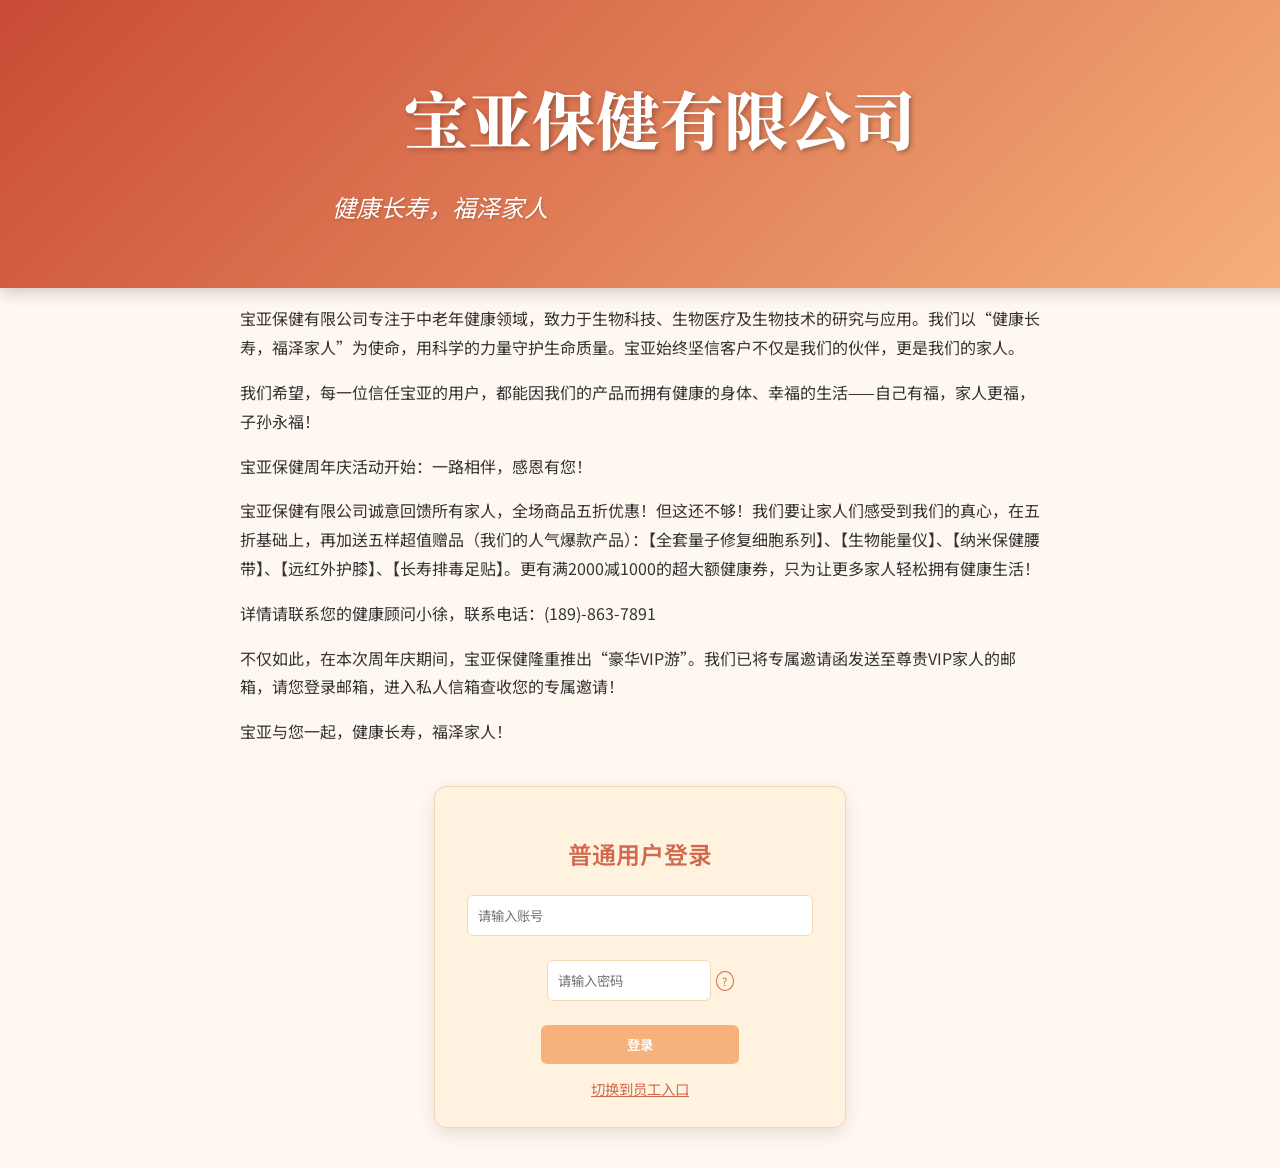
<file: baoyahealth.html>
<!DOCTYPE html>
<html lang="en">
<head>
    <meta charset="UTF-8">
    <meta name="viewport" content="width=device-width, initial-scale=1.0">
    <title>宝亚保健有限公司</title>
    <link rel="stylesheet" href="baoyahealthstyle.css">
</head>
<body>
    <!-- 顶部 Banner -->
<div class="banner">
  <h1>宝亚保健有限公司</h1>
  <p>健康长寿，福泽家人</p>
</div>

    <p>宝亚保健有限公司专注于中老年健康领域，致力于生物科技、生物医疗及生物技术的研究与应用。我们以“健康长寿，福泽家人”为使命，用科学的力量守护生命质量。宝亚始终坚信客户不仅是我们的伙伴，更是我们的家人。</p>
    <p>我们希望，每一位信任宝亚的用户，都能因我们的产品而拥有健康的身体、幸福的生活——自己有福，家人更福，子孙永福！</p>
    <p>宝亚保健周年庆活动开始：一路相伴，感恩有您！</p>
    <p>宝亚保健有限公司诚意回馈所有家人，全场商品五折优惠！但这还不够！我们要让家人们感受到我们的真心，在五折基础上，再加送五样超值赠品（我们的人气爆款产品）：【全套量子修复细胞系列】、【生物能量仪】、【纳米保健腰带】、【远红外护膝】、【长寿排毒足贴】。更有满2000减1000的超大额健康券，只为让更多家人轻松拥有健康生活！</p>
    <p>详情请联系您的健康顾问小徐，联系电话：(189)-863-7891</p>
    <p>不仅如此，在本次周年庆期间，宝亚保健隆重推出“豪华VIP游”。我们已将专属邀请函发送至尊贵VIP家人的邮箱，请您登录邮箱，进入私人信箱查收您的专属邀请！</p>
    <p>宝亚与您一起，健康长寿，福泽家人！</p>

<!-- 登录模块开始 -->
<!-- 登录模块开始 -->
<div class="login-box">
  <h2 id="login-title">普通用户登录</h2>

  <input type="text" id="username" name="username" placeholder="请输入账号" autocomplete="off">

 
<div class="password-wrapper">
  <input type="password" id="password" name="password" placeholder="请输入密码" autocomplete="new-password">
  <span class="tooltip">?
    <span class="tooltiptext">初始密码为宝亚公司首次推出促销周报的日期。</span>
  </span>
</div>

  
  <!-- 员工登录提示 -->
  <p id="employee-hint" style="display:none; color: #e74c3c; font-size: 0.9em;">员工登录请使用手机号</p>

  <button onclick="login()">登录</button>

  <span id="switch" onclick="toggleMode()">切换到员工入口</span>
</div>

<script>
  let isEmployeeMode = false;

  const employees = {
    "1238278641": { password: "250711", page: "stafftian.html" },
    "1287683511": { password: "maomao1971", page: "staffyu.html" },
    "1898637891": { password: "shenrenlaoban", page: "staffxu.html" }
  };

  function toggleMode() {
    isEmployeeMode = !isEmployeeMode;
    const title = document.getElementById("login-title");
    const switchText = document.getElementById("switch");
    const hint = document.getElementById("employee-hint");

    if (isEmployeeMode) {
      title.textContent = "员工登录入口";
      switchText.textContent = "切换回普通入口";
      hint.style.display = "block"; // 显示提示
      document.getElementById("username").placeholder = "请输入手机号";
    } else {
      title.textContent = "普通用户登录";
      switchText.textContent = "切换到员工入口";
      hint.style.display = "none"; // 隐藏提示
      document.getElementById("username").placeholder = "请输入账号";
    }
  }

  function login() {
    const user = document.getElementById("username").value.trim();
    const pass = document.getElementById("password").value.trim();

    if (!isEmployeeMode) {
      // 普通用户登录
      if (user === "junjunnainai" && pass === "051017") {
        window.location.href = "junjunnainai.html";
      } else {
        alert("普通用户：账号或密码错误");
      }
    } else {
      // 员工登录
      const employee = employees[user];
      if (employee && employee.password === pass) {
        window.location.href = employee.page;
      } else {
        alert("员工登录：手机号或密码错误");
      }
    }

  }

</script>
<!-- 登录模块结束 -->

 <script>
    document.addEventListener('click', function (event) {
      const tooltips = document.querySelectorAll('.tooltip');

      tooltips.forEach(t => {
        if (t.contains(event.target)) {
          // 点击的是当前 tooltip
          t.classList.toggle('active');
        } else {
          // 点击其他地方 -> 关闭所有 tooltip
          t.classList.remove('active');
        }
      });
    });
  </script>
  
</body>
</html>
</file>
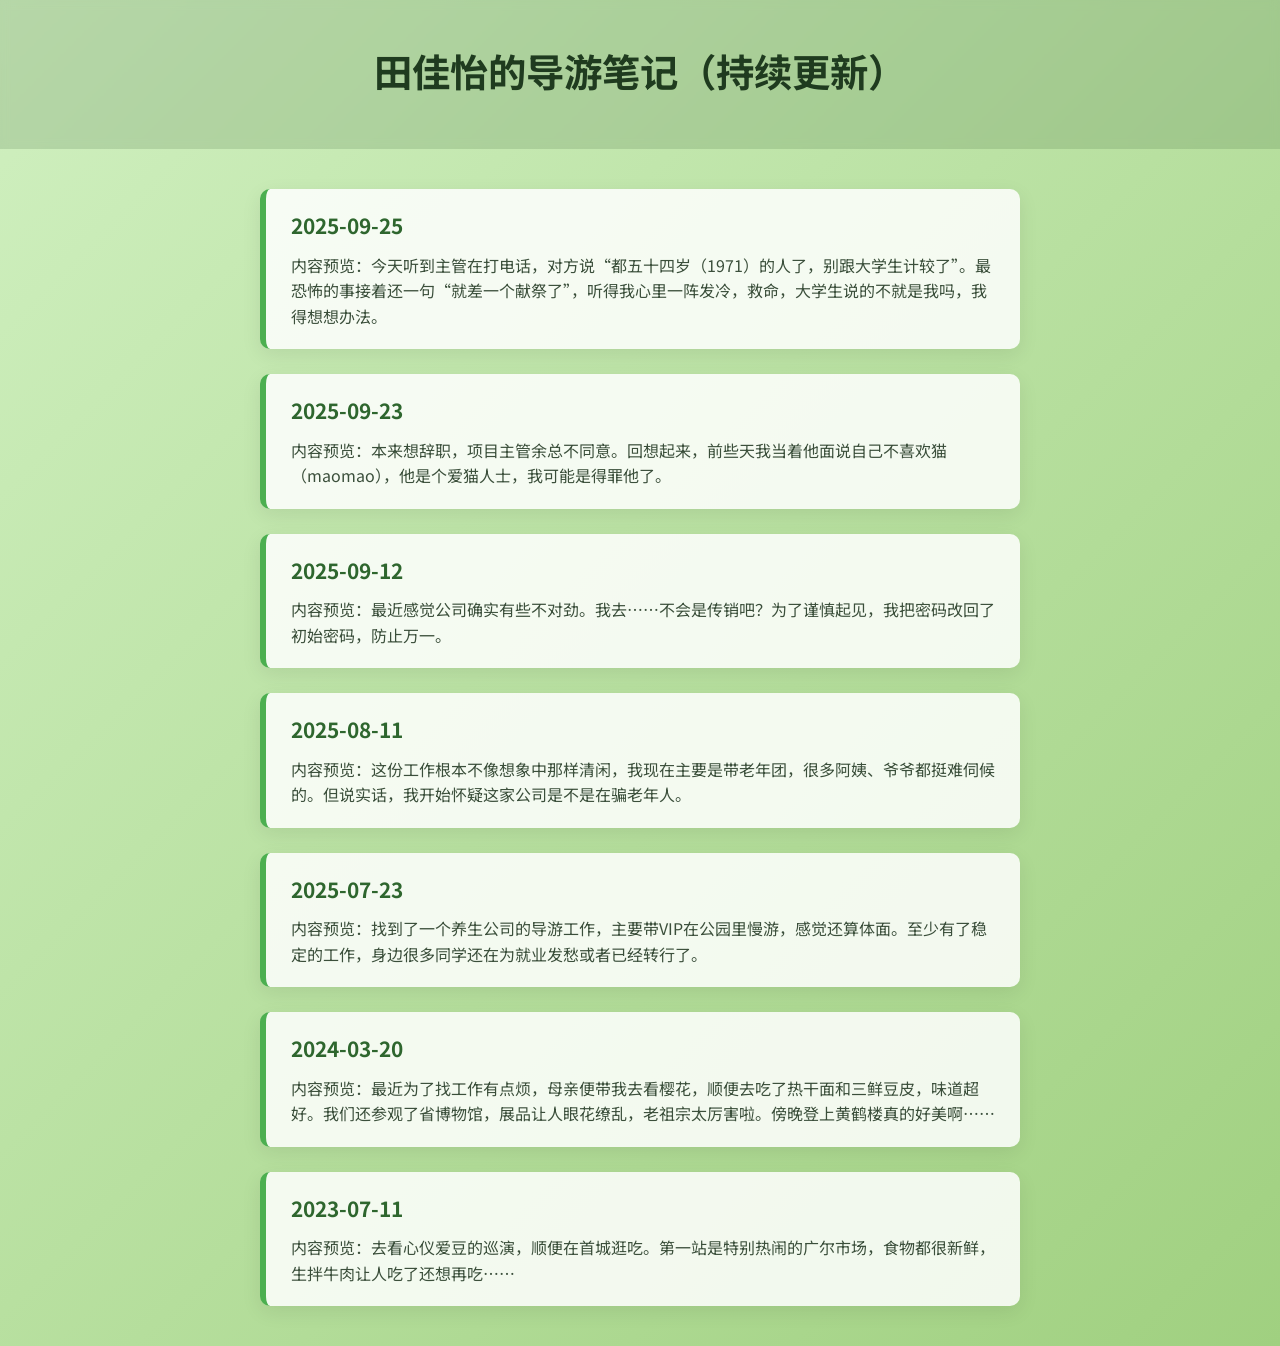
<file: blog.html>
<!DOCTYPE html>
<html lang="zh-CN">
<head>
  <meta charset="UTF-8">
  <meta name="viewport" content="width=device-width, initial-scale=1.0">
  <title>田佳怡的导游笔记（持续更新）</title>
  <link rel="stylesheet" href="blog.css">
  <link href="https://fonts.googleapis.com/css2?family=Noto+Sans+SC:wght@400;500;700&display=swap" rel="stylesheet">
</head>
<body>
  <header>
    <h1>田佳怡的导游笔记（持续更新）</h1>
  </header>

  <main class="container">
    <article>
      <h3>2025-09-25</h3>
      <p>内容预览：今天听到主管在打电话，对方说“都五十四岁（1971）的人了，别跟大学生计较了”。最恐怖的事接着还一句“就差一个献祭了”，听得我心里一阵发冷，救命，大学生说的不就是我吗，我得想想办法。</p>
    </article>

    <article>
      <h3>2025-09-23</h3>
      <p>内容预览：本来想辞职，项目主管余总不同意。回想起来，前些天我当着他面说自己不喜欢猫（maomao），他是个爱猫人士，我可能是得罪他了。</p>
    </article>

    <article>
      <h3>2025-09-12</h3>
      <p>内容预览：最近感觉公司确实有些不对劲。我去……不会是传销吧？为了谨慎起见，我把密码改回了初始密码，防止万一。</p>
    </article>

    <article>
      <h3>2025-08-11</h3>
      <p>内容预览：这份工作根本不像想象中那样清闲，我现在主要是带老年团，很多阿姨、爷爷都挺难伺候的。但说实话，我开始怀疑这家公司是不是在骗老年人。</p>
    </article>

    <article>
      <h3>2025-07-23</h3>
      <p>内容预览：找到了一个养生公司的导游工作，主要带VIP在公园里慢游，感觉还算体面。至少有了稳定的工作，身边很多同学还在为就业发愁或者已经转行了。</p>
    </article>

    <article>
      <h3>2024-03-20</h3>
      <p>内容预览：最近为了找工作有点烦，母亲便带我去看樱花，顺便去吃了热干面和三鲜豆皮，味道超好。我们还参观了省博物馆，展品让人眼花缭乱，老祖宗太厉害啦。傍晚登上黄鹤楼真的好美啊……</p>
    </article>

    <article>
      <h3>2023-07-11</h3>
      <p>内容预览：去看心仪爱豆的巡演，顺便在首城逛吃。第一站是特别热闹的广尔市场，食物都很新鲜，生拌牛肉让人吃了还想再吃……</p>
    </article>
  </main>
</body>
</html>
</file>
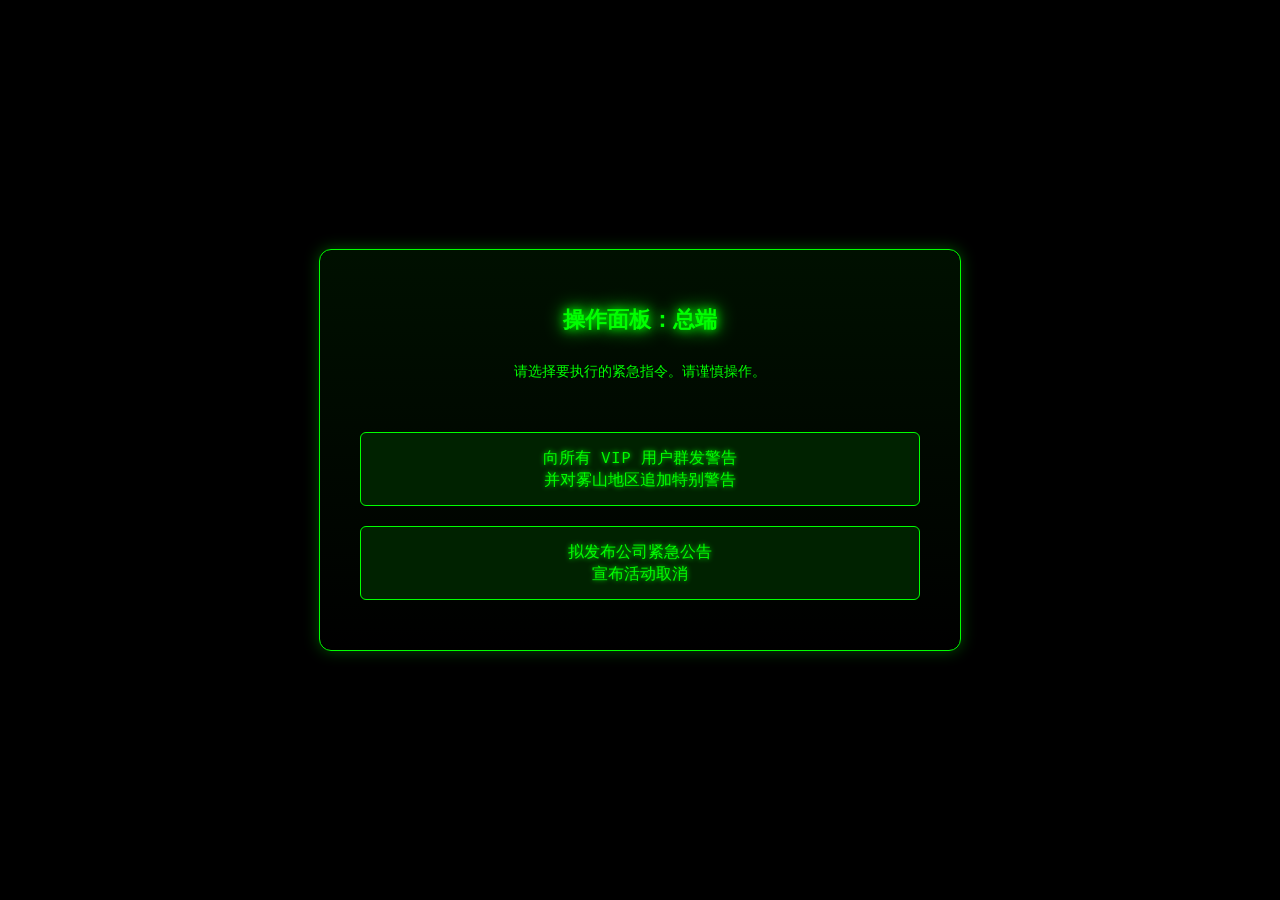
<file: choice.html>
<!DOCTYPE html>
<html lang="zh-CN">
<head>
  <meta charset="UTF-8">
  <meta name="viewport" content="width=device-width, initial-scale=1.0">
  <title>操作面板：选择</title>
  <link rel="stylesheet" href="choice.css">
</head>
<body>
  <div class="main-panel">
    <h1 class="title">操作面板：总端</h1>
    <p class="subtitle">请选择要执行的紧急指令。请谨慎操作。</p>

    <button class="option-btn" onclick="location.href='choice1.html'">
      向所有 VIP 用户群发警告<br>并对雾山地区追加特别警告
    </button>

    <button class="option-btn" onclick="location.href='choice2.html'">
      拟发布公司紧急公告<br>宣布活动取消
    </button>

   
</body>
</html>
</file>
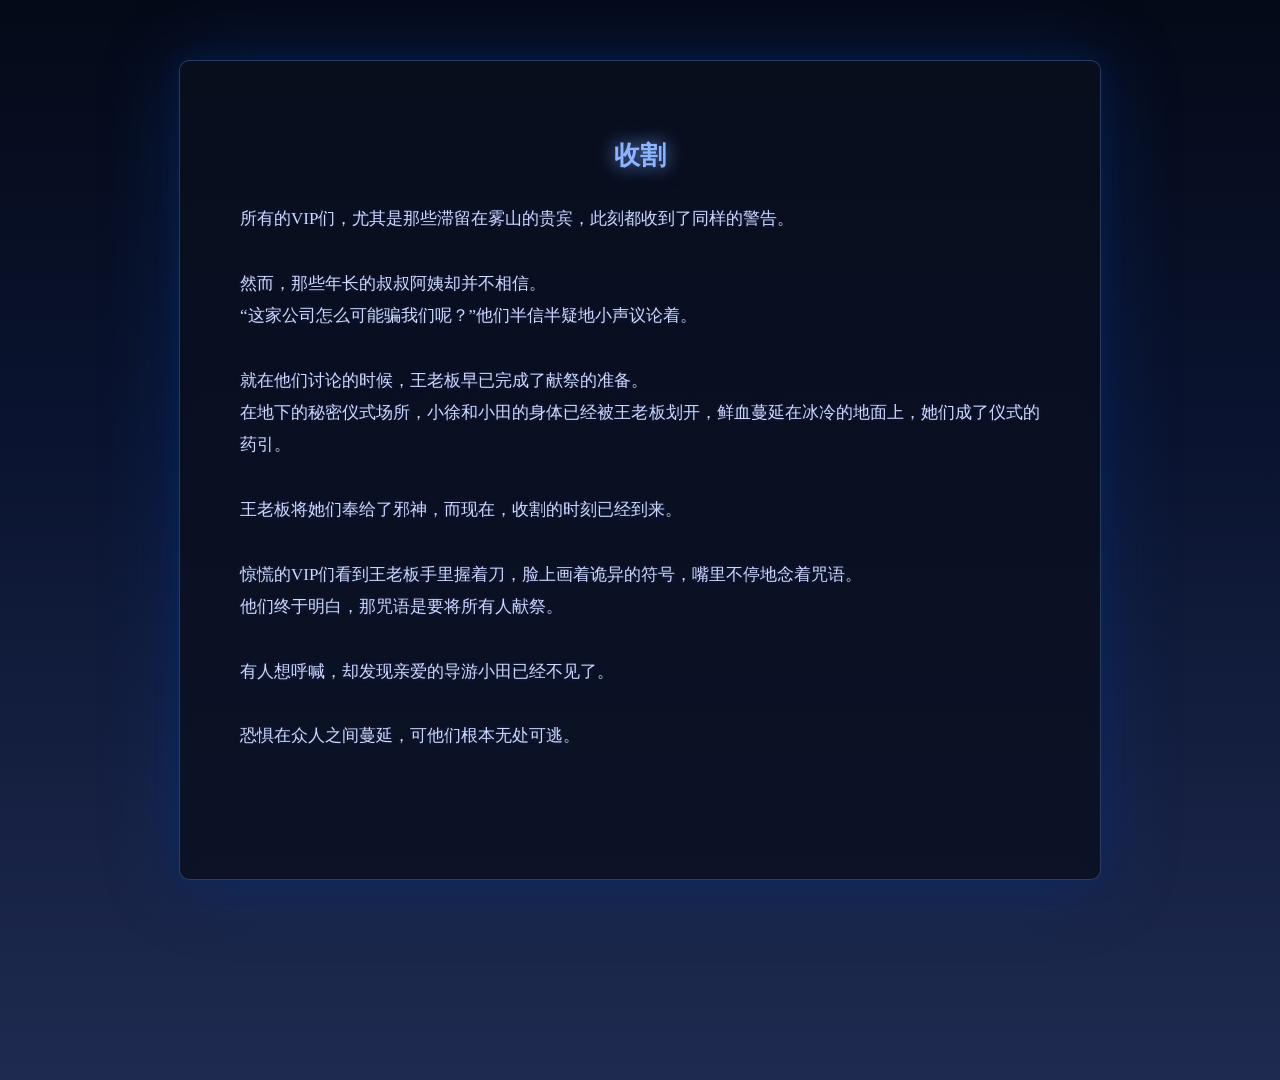
<file: choice1.html>
<!DOCTYPE html>
<html lang="zh-CN">
<head>
  <meta charset="UTF-8" />
  <meta name="viewport" content="width=device-width, initial-scale=1.0" />
  <title>结局一</title>
  <link rel="stylesheet" href="choice1.css" />
  <style>
    /* ===== 结尾动画部分 ===== */
    .fade-text {
      text-align: center;
      opacity: 0;
      transition: opacity 2s ease;
    }
    .fade-text.show { opacity: 1; }

    /* 黑幕淡入 */
    .fade-screen {
      position: fixed;
      inset: 0;
      background: #000;
      opacity: 0;
      pointer-events: none;
      transition: opacity 3s ease;
      z-index: 10;
    }
    .fade-screen.show {
      opacity: 1;
    }

    /* 最终感谢文字 */
    .final-thanks {
      position: fixed;
      inset: 0;
      display: flex;
      flex-direction: column;
      justify-content: center;
      align-items: center;
      font-size: 20px;
      color: #fff;
      opacity: 0;
      z-index: 11;
      line-height: 1.8;
      transition: opacity 3s ease;
    }
    .final-thanks.show {
      opacity: 1;
    }
  </style>
</head>

<body>
  <div class="story-wrapper">
    <div class="story-container">
      <div class="story-content">
        <h1>收割</h1>
        <p>
          所有的VIP们，尤其是那些滞留在雾山的贵宾，此刻都收到了同样的警告。<br><br>
          然而，那些年长的叔叔阿姨却并不相信。<br>
          “这家公司怎么可能骗我们呢？”他们半信半疑地小声议论着。<br><br>
          就在他们讨论的时候，王老板早已完成了献祭的准备。<br>
          在地下的秘密仪式场所，小徐和小田的身体已经被王老板划开，鲜血蔓延在冰冷的地面上，她们成了仪式的药引。<br><br>
          王老板将她们奉给了邪神，而现在，收割的时刻已经到来。<br><br>
          惊慌的VIP们看到王老板手里握着刀，脸上画着诡异的符号，嘴里不停地念着咒语。<br>
          他们终于明白，那咒语是要将所有人献祭。<br><br>
          有人想呼喊，却发现亲爱的导游小田已经不见了。<br><br>
          恐惧在众人之间蔓延，可他们根本无处可逃。
        </p>

        <p id="ending" class="fade-text">……了吗？</p>
      </div>
    </div>
  </div>

  <div id="fadeScreen" class="fade-screen"></div>
  <div id="thanksFinal" class="final-thanks">
    <div>感谢游玩</div>
    <div>万物永远制作</div>
  </div>

  <script>
    // 27 秒后屏幕缓慢变黑
    setTimeout(() => {
      document.getElementById('fadeScreen').classList.add('show');
    }, 19000);

    // 30 秒后出现“感谢游玩 / 万物永远制作”
    setTimeout(() => {
      document.getElementById('thanksFinal').classList.add('show');
    }, 20000);
  </script>
</body>
</html>
</file>
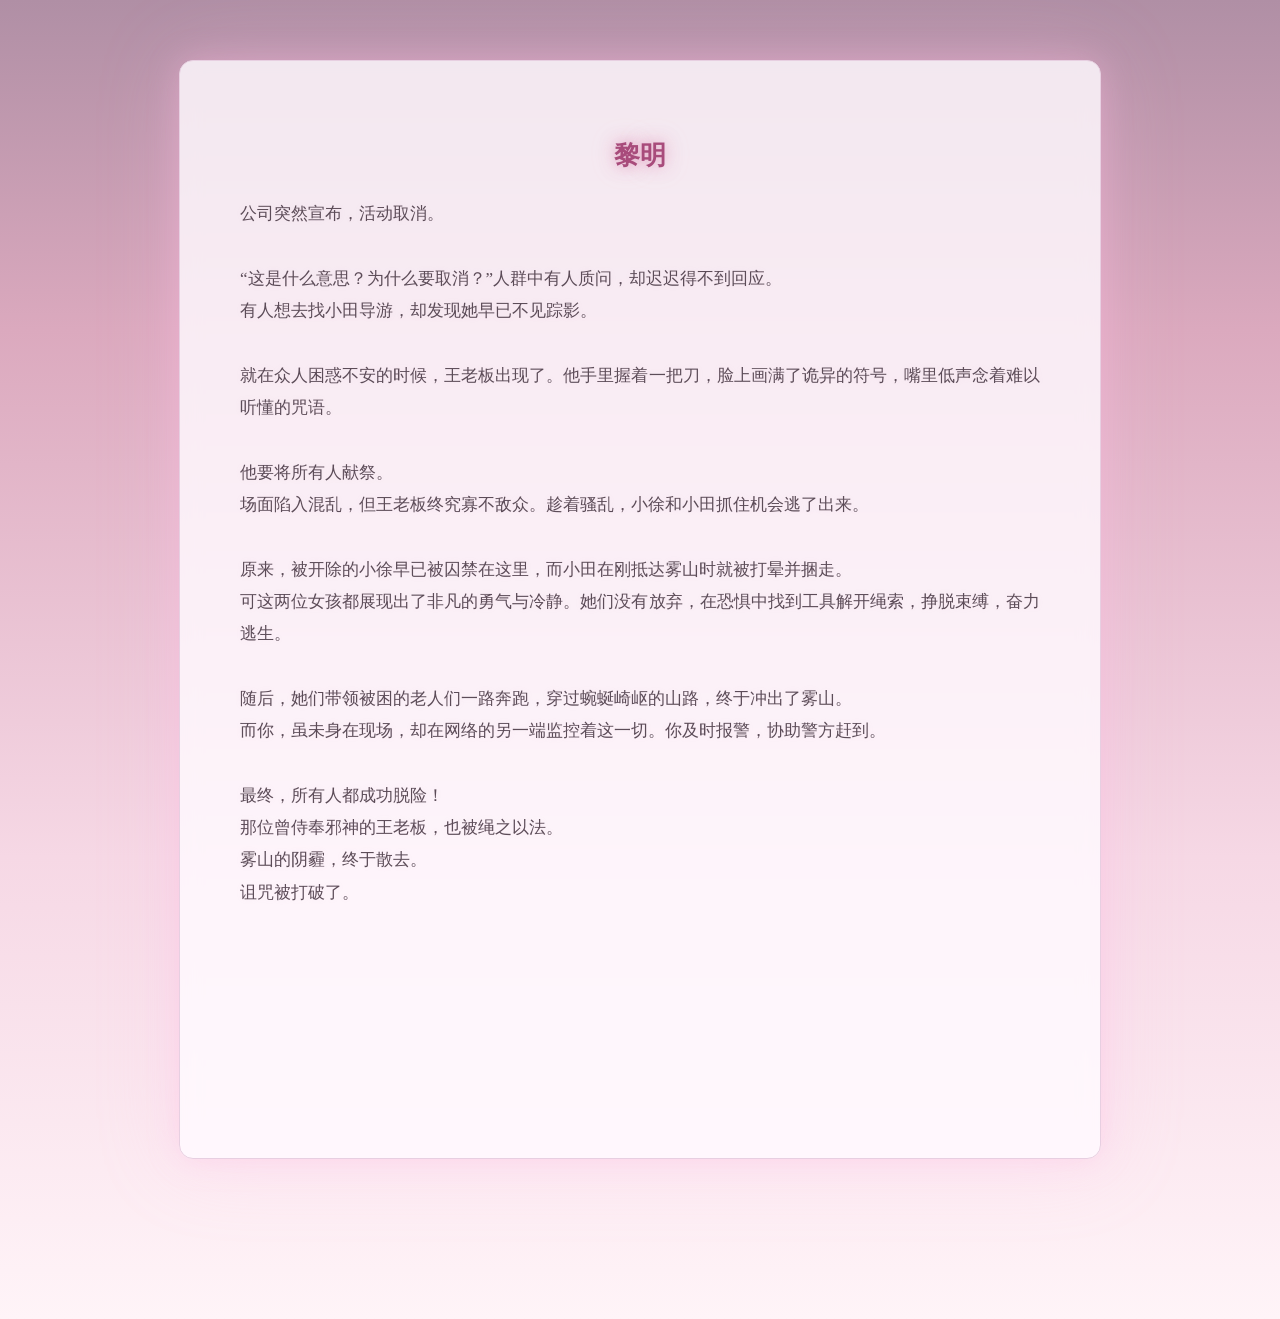
<file: choice2.html>
<!DOCTYPE html>
<html lang="zh-CN">
<head>
  <meta charset="UTF-8" />
  <meta name="viewport" content="width=device-width, initial-scale=1.0" />
  <title>结局二：黎明</title>
  <link rel="stylesheet" href="choice2.css" />
  <style>
    /* ===== 结尾动画部分 ===== */
    .fade-text {
      text-align: center;
      opacity: 0;
      transition: opacity 2s ease;
    }
    .fade-text.show { opacity: 1; }

    /* 白幕淡入 */
    .fade-screen {
      position: fixed;
      inset: 0;
      background: #fffafc;
      opacity: 0;
      pointer-events: none;
      transition: opacity 3s ease;
      z-index: 10;
    }
    .fade-screen.show {
      opacity: 1;
    }

    /* 最终感谢文字 */
    .final-thanks {
      position: fixed;
      inset: 0;
      display: flex;
      flex-direction: column;
      justify-content: center;
      align-items: center;
      font-size: 20px;
      color: #fff;
      opacity: 0;
      z-index: 11;
      line-height: 1.8;
      transition: opacity 3s ease;
    }
    .final-thanks.show {
      opacity: 1;
    }
  </style>
</head>

<body>
  <div class="story-wrapper">
    <div class="story-container">
      <div class="story-content">
        <h1>黎明</h1>
        <p>
          公司突然宣布，活动取消。<br><br>
          “这是什么意思？为什么要取消？”人群中有人质问，却迟迟得不到回应。<br>
          有人想去找小田导游，却发现她早已不见踪影。<br><br>
          就在众人困惑不安的时候，王老板出现了。他手里握着一把刀，脸上画满了诡异的符号，嘴里低声念着难以听懂的咒语。<br><br>
          他要将所有人献祭。<br>
          场面陷入混乱，但王老板终究寡不敌众。趁着骚乱，小徐和小田抓住机会逃了出来。<br><br>
          原来，被开除的小徐早已被囚禁在这里，而小田在刚抵达雾山时就被打晕并捆走。<br>
          可这两位女孩都展现出了非凡的勇气与冷静。她们没有放弃，在恐惧中找到工具解开绳索，挣脱束缚，奋力逃生。<br><br>
          随后，她们带领被困的老人们一路奔跑，穿过蜿蜒崎岖的山路，终于冲出了雾山。<br>
          而你，虽未身在现场，却在网络的另一端监控着这一切。你及时报警，协助警方赶到。<br><br>
          最终，所有人都成功脱险！<br>
          那位曾侍奉邪神的王老板，也被绳之以法。<br>
          雾山的阴霾，终于散去。<br>
          诅咒被打破了。
        </p>

        <p id="ending" class="fade-text">……了吗？</p>
      </div>
    </div>
  </div>

  <div id="fadeScreen" class="fade-screen"></div>
  <div id="thanksFinal" class="final-thanks">
    <div>感谢游玩</div>
    <div>万物永远制作</div>
  </div>

  <script>
    // 19 秒出现“……了吗？”
    setTimeout(() => {
      document.getElementById('ending').classList.add('show');
    }, 17000);

    // 27 秒后屏幕缓慢变白
    setTimeout(() => {
      document.getElementById('fadeScreen').classList.add('show');
    }, 32000);

    // 30 秒后出现“感谢游玩 / 万物永远制作”
    setTimeout(() => {
      document.getElementById('thanksFinal').classList.add('show');
    }, 33000);
  </script>

  <div id="thanksFinal" class="final-thanks">
  <div>感谢游玩</div>
  <div>万物永远制作</div>
</div>

</body>
</html>
</file>
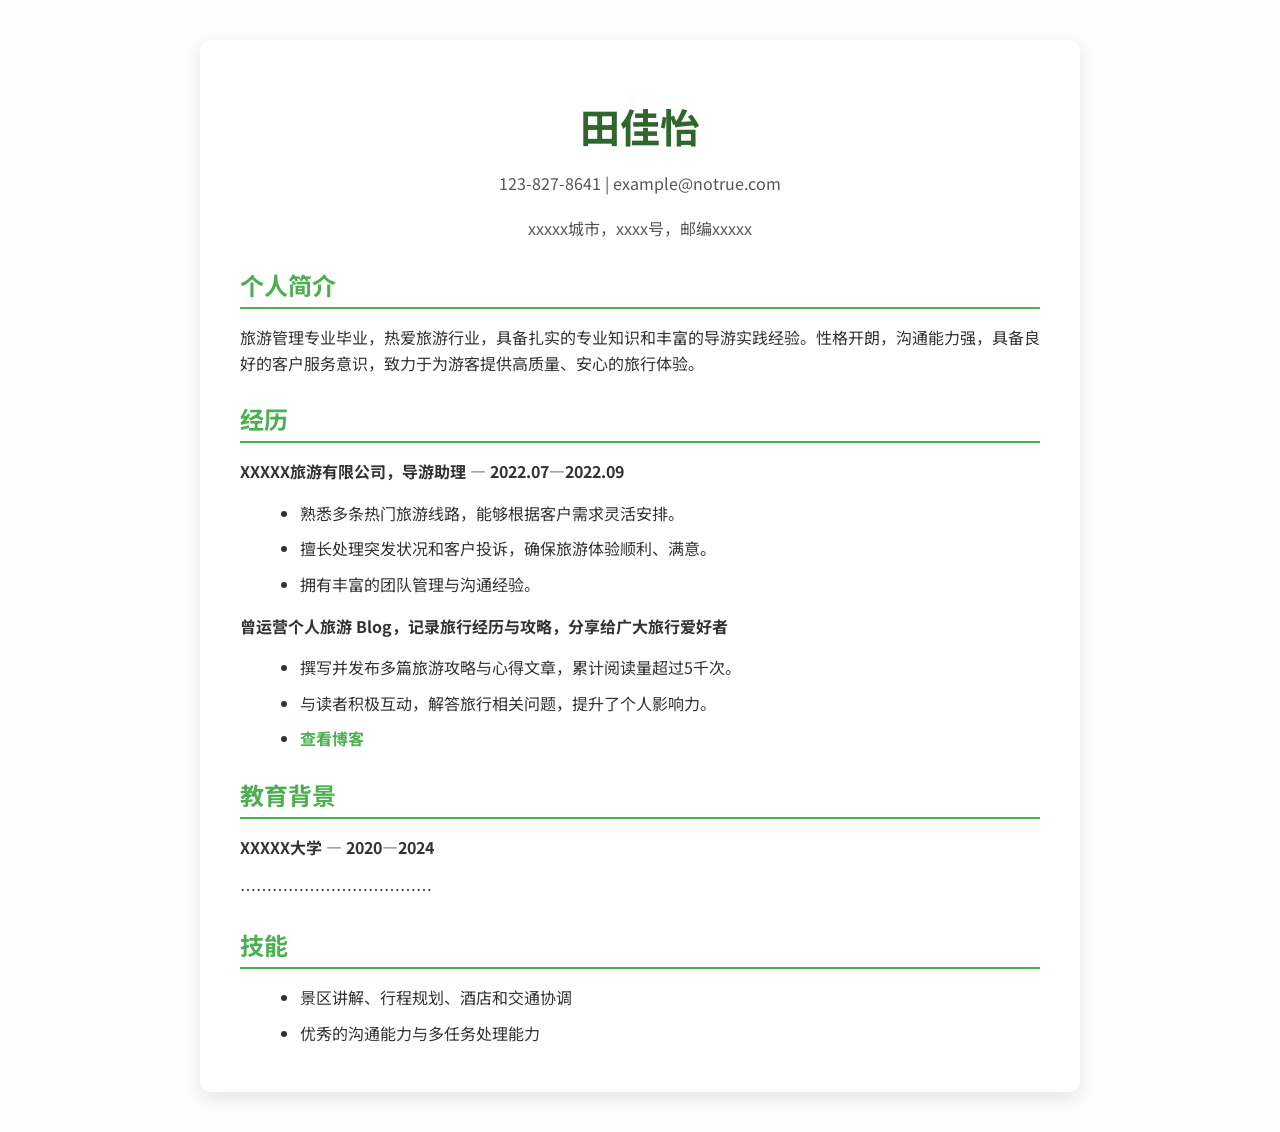
<file: cv.html>
<!DOCTYPE html>
<html lang="zh-CN">
<head>
  <meta charset="UTF-8">
  <meta name="viewport" content="width=device-width, initial-scale=1.0">
  <title>田佳怡 简历</title>
  <link rel="stylesheet" href="cv.css">
  <link href="https://fonts.googleapis.com/css2?family=Noto+Sans+SC:wght@400;500;700&display=swap" rel="stylesheet">
</head>
<body>
  <div class="resume-container">
    <h1>田佳怡</h1>
    <p class="contact">123-827-8641 | example@notrue.com</p>
    <p class="address">xxxxx城市，xxxx号，邮编xxxxx</p>

    <section>
      <h2>个人简介</h2>
      <p>旅游管理专业毕业，热爱旅游行业，具备扎实的专业知识和丰富的导游实践经验。性格开朗，沟通能力强，具备良好的客户服务意识，致力于为游客提供高质量、安心的旅行体验。</p>
    </section>

    <section>
      <h2>经历</h2>
      <p><strong>XXXXX旅游有限公司，导游助理 — 2022.07—2022.09</strong></p>
      <ul>
        <li>熟悉多条热门旅游线路，能够根据客户需求灵活安排。</li>
        <li>擅长处理突发状况和客户投诉，确保旅游体验顺利、满意。</li>
        <li>拥有丰富的团队管理与沟通经验。</li>
       </ul>
       
  <p><strong>曾运营个人旅游 Blog，记录旅行经历与攻略，分享给广大旅行爱好者</strong></p>
      <ul>
        <li>撰写并发布多篇旅游攻略与心得文章，累计阅读量超过5千次。</li>
        <li>与读者积极互动，解答旅行相关问题，提升了个人影响力。</li>
        <li>
  <a href="blog.html" target="_blank" class="blog-link">查看博客</a>



</li>

      </ul>
      
    </section>

   <section>
  <h2>教育背景</h2>
  <p><strong>XXXXX大学 — 2020—2024</strong></p>
  <p>………………………………</p>
</section>


    <section>
      <h2>技能</h2>
      <ul>
        <li>景区讲解、行程规划、酒店和交通协调</li>
        <li>优秀的沟通能力与多任务处理能力</li>
      </ul>
    </section>
  </div>
</body>
</html>
</file>
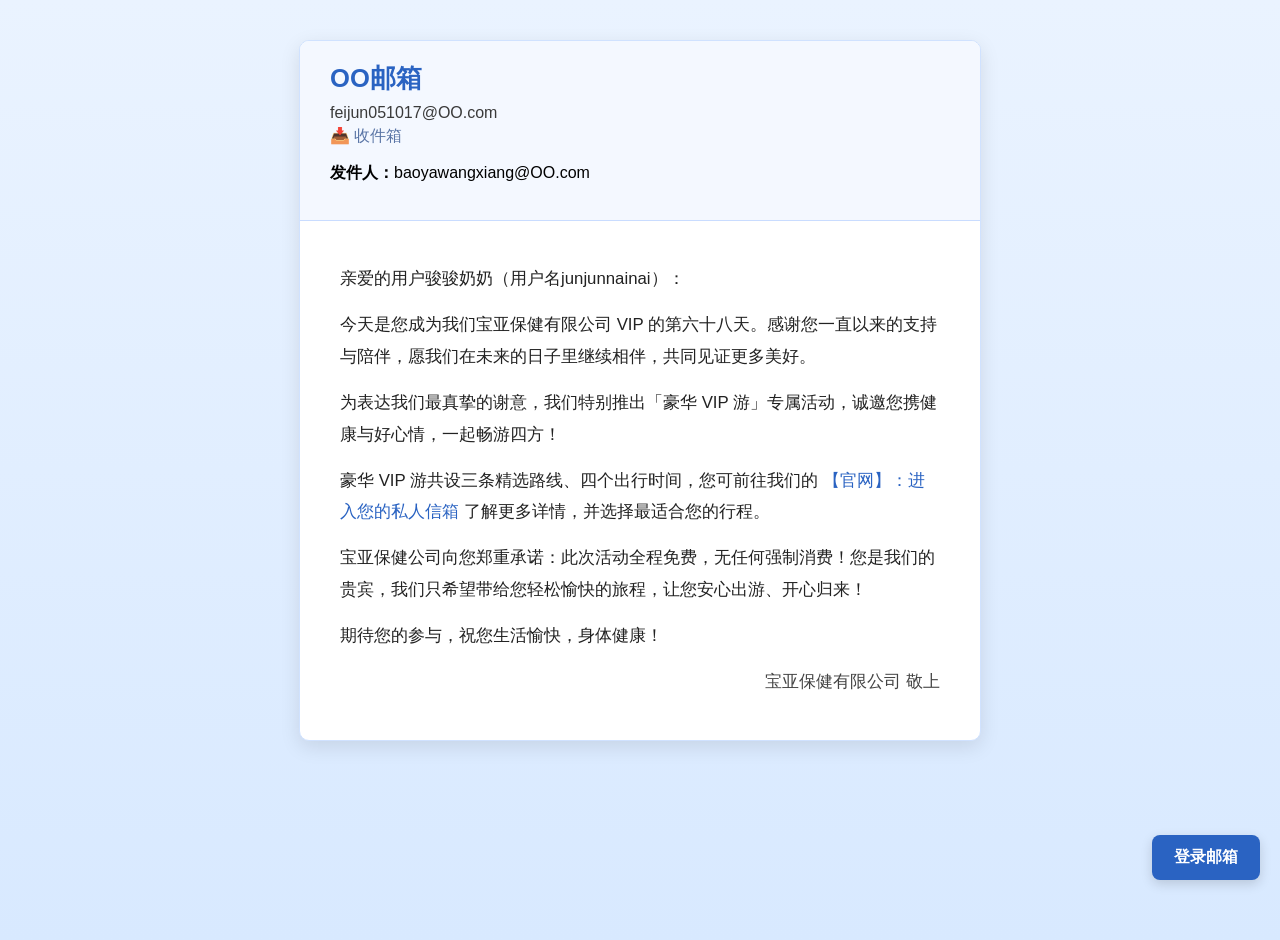
<file: email.html>
<!DOCTYPE html>
<html lang="zh-CN">
<head>
  <meta charset="UTF-8">
  <meta name="viewport" content="width=device-width, initial-scale=1.0">
  <title>OO邮箱 - 收件箱</title>
  <link rel="stylesheet" href="emailstyle.css">
</head>
<body>
  <div class="mail-wrapper">
    <header>
      <h1>OO邮箱</h1>
      <h2>feijun051017@OO.com</h2>
      <h3>📥 收件箱</h3>
      <p><strong>发件人：</strong>baoyawangxiang@OO.com</p>
    </header>

    <main class="mail-content">
      <p>亲爱的用户骏骏奶奶（用户名junjunnainai）：</p>
      <p>今天是您成为我们宝亚保健有限公司 VIP 的第六十八天。感谢您一直以来的支持与陪伴，愿我们在未来的日子里继续相伴，共同见证更多美好。</p>
      <p>为表达我们最真挚的谢意，我们特别推出「豪华 VIP 游」专属活动，诚邀您携健康与好心情，一起畅游四方！</p>
      <p>
          豪华 VIP 游共设三条精选路线、四个出行时间，您可前往我们的
        <a href="baoyahealth.html">【官网】：进入您的私人信箱</a>
        了解更多详情，并选择最适合您的行程。
      </p>
      <p>宝亚保健公司向您郑重承诺：此次活动全程免费，无任何强制消费！您是我们的贵宾，我们只希望带给您轻松愉快的旅程，让您安心出游、开心归来！</p>
      <p>期待您的参与，祝您生活愉快，身体健康！</p>
      <p class="signature">宝亚保健有限公司 敬上</p>
    </main>
  </div>

  <!-- 右下角登录邮箱按钮 -->
  <a href="emailbox.html" class="login-tab">登录邮箱</a>
</body>
</html>
</file>
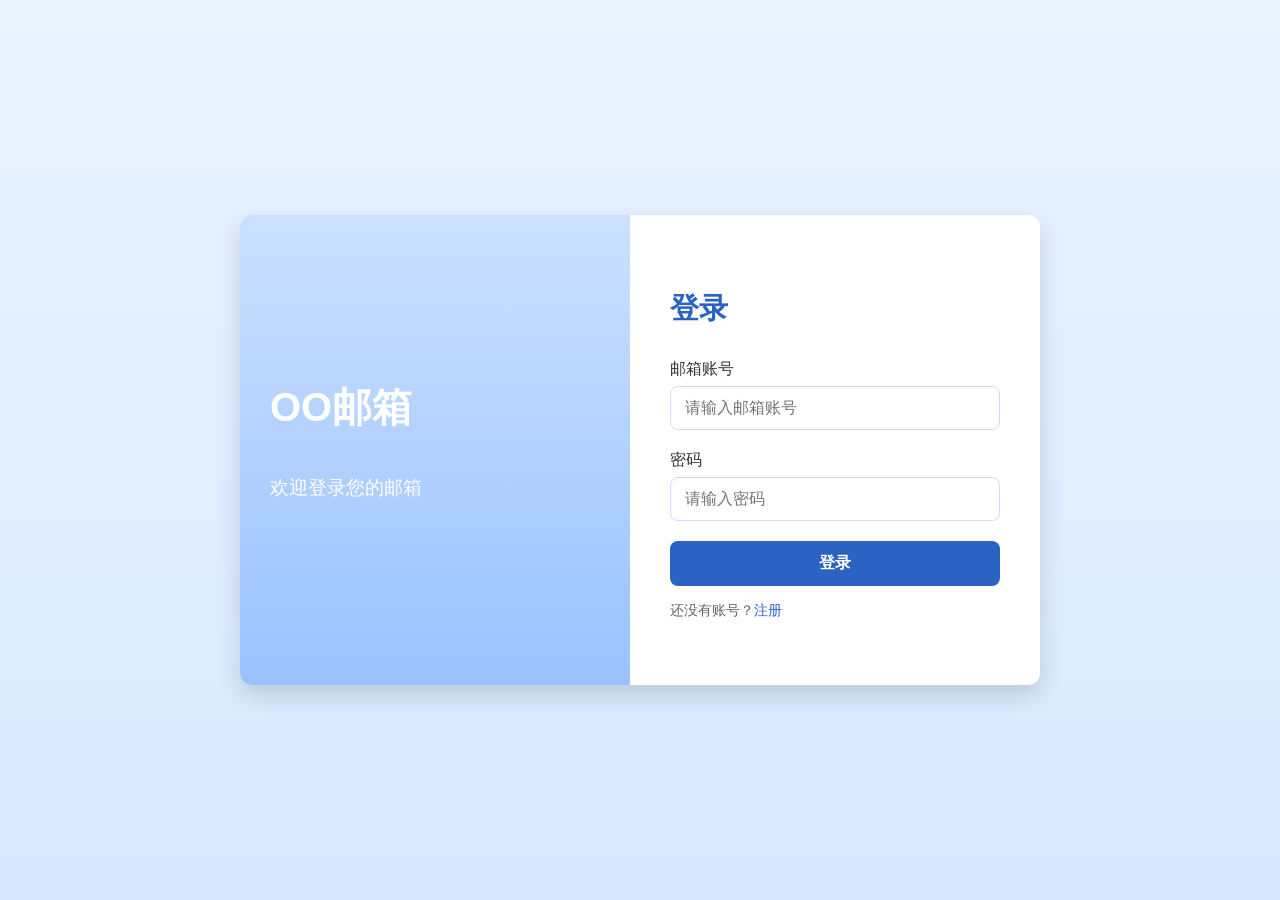
<file: emailbox.html>
<!DOCTYPE html>
<html lang="zh-CN">
<head>
  <meta charset="UTF-8">
  <meta name="viewport" content="width=device-width, initial-scale=1.0">
  <title>OO邮箱 - 登录</title>
  <link rel="stylesheet" href="emailboxstyle.css">
</head>
<body>
  <div class="login-container">
    <!-- 左侧品牌区 -->
    <div class="brand-side">
      <h1>OO邮箱</h1>
      <p>欢迎登录您的邮箱</p>
    </div>

    <!-- 右侧登录框 -->
    <div class="login-side">
      <h2>登录</h2>
      <form id="loginForm">
        <label for="email">邮箱账号</label>
        <input type="email" id="email" name="email" placeholder="请输入邮箱账号" required>

        <label for="password">密码</label>
        <input type="password" id="password" name="password" placeholder="请输入密码" required>

        <button type="submit">登录</button>
      </form>
      <p class="tips">还没有账号？<a href="#">注册</a></p>
      <p id="errorMsg" style="color:red; margin-top:10px; display:none;">账号或密码错误</p>
    </div>
  </div>

  <!-- JS 登录验证 -->
  <script>
    const loginForm = document.getElementById('loginForm');
    const errorMsg = document.getElementById('errorMsg');

    loginForm.addEventListener('submit', function(e){
      e.preventDefault();

      const email = document.getElementById('email').value;
      const password = document.getElementById('password').value;

      const validEmail = "baoyawangxiang@OO.com";
      const validPassword = "xnx!jhebg_cnjshbc";

     if(email === validEmail && password === validPassword){
    alert("登录成功！");
    // 成功跳转到新的页面
    window.location.href = "emailwangbaoya.html";
} else {
    errorMsg.style.display = "block";
}

    });
  </script>
</body>
</html>
</file>
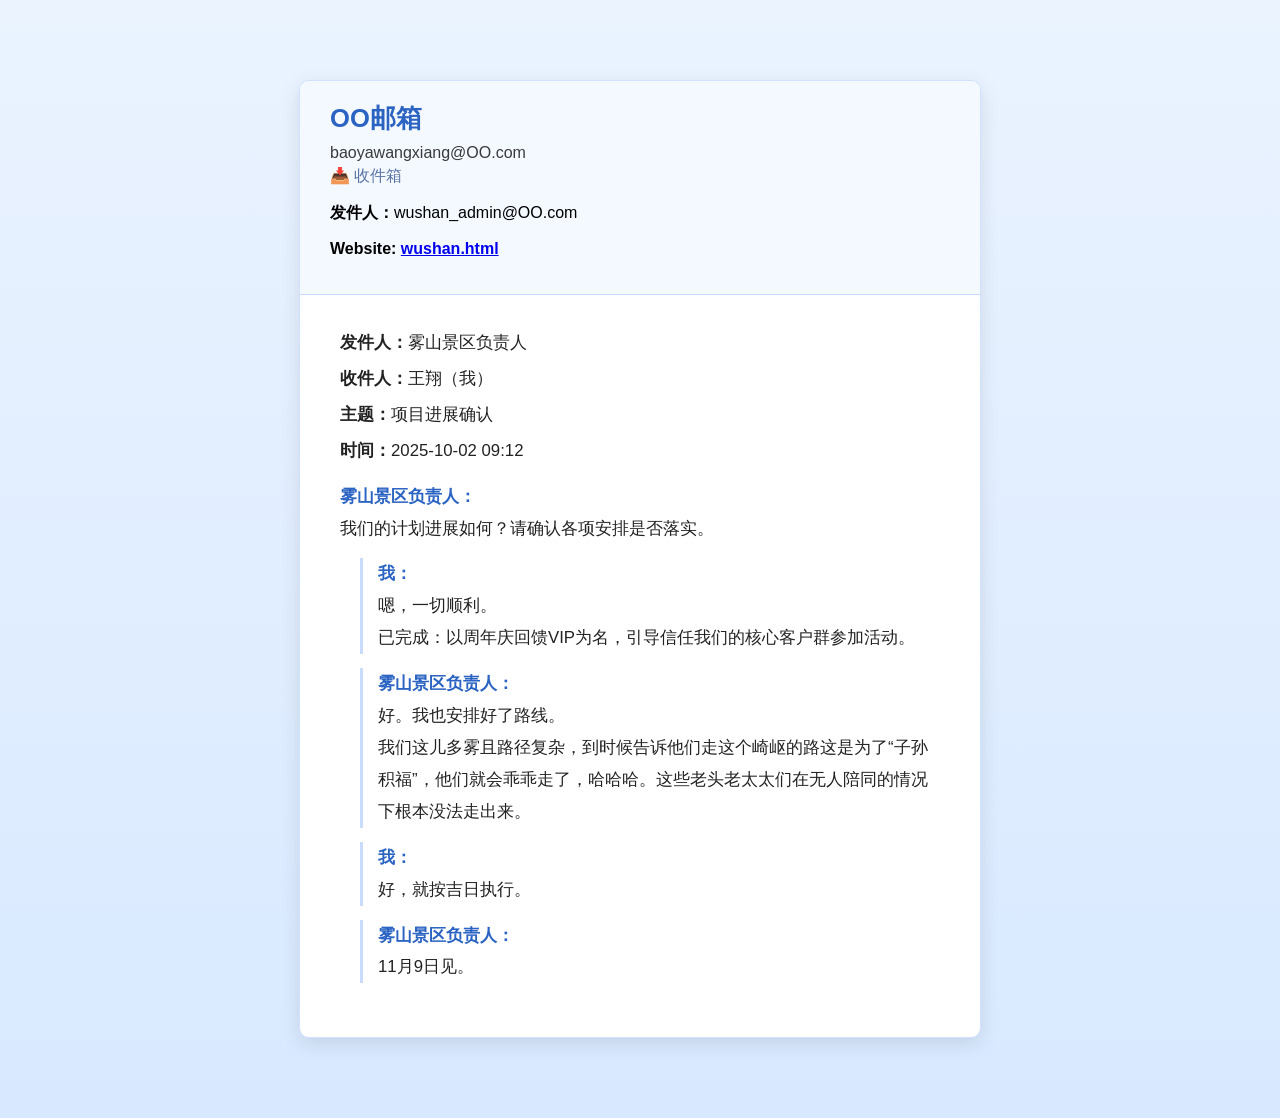
<file: emailwangbaoya.html>
<!DOCTYPE html>
<html lang="zh-CN">
<head>
  <meta charset="UTF-8">
  <meta name="viewport" content="width=device-width, initial-scale=1.0">
  <title>OO邮箱 - 收件箱</title>
  <link rel="stylesheet" href="emailwangbaoya.css">
</head>
<body>
  <div class="mail-wrapper">
    <header>
      <h1>OO邮箱</h1>
      <h2>baoyawangxiang@OO.com</h2>
      <h3>📥 收件箱</h3>
      <p><strong>发件人：</strong>wushan_admin@OO.com</p>
      
      <p><strong>Website: <a href="wushan.html">wushan.html</a></strong></p>
    </header>

    <main class="mail-content">
      <div class="mail-header">
        <p><strong>发件人：</strong>雾山景区负责人</p>
        <p><strong>收件人：</strong>王翔（我）</p>
        <p><strong>主题：</strong>项目进展确认</p>
        <p><strong>时间：</strong>2025-10-02 09:12</p>
      </div>

      <div class="mail-body">
        <p><strong>雾山景区负责人：</strong><br>
        我们的计划进展如何？请确认各项安排是否落实。</p>

        <div class="reply">
          <p><strong>我：</strong><br>
          嗯，一切顺利。<br>
          已完成：以周年庆回馈VIP为名，引导信任我们的核心客户群参加活动。</p>
        </div>

        <div class="reply">
          <p><strong>雾山景区负责人：</strong><br>
          好。我也安排好了路线。<br>
          我们这儿多雾且路径复杂，到时候告诉他们走这个崎岖的路这是为了“子孙积福”，他们就会乖乖走了，哈哈哈。这些老头老太太们在无人陪同的情况下根本没法走出来。</p>
        </div>

        <div class="reply">
          <p><strong>我：</strong><br>
          好，就按吉日执行。</p>
        </div>

        <div class="reply">
          <p><strong>雾山景区负责人：</strong><br>
          11月9日见。</p>
        </div>
      </div>
    </main>
  </div>
</body>
</html>
</file>
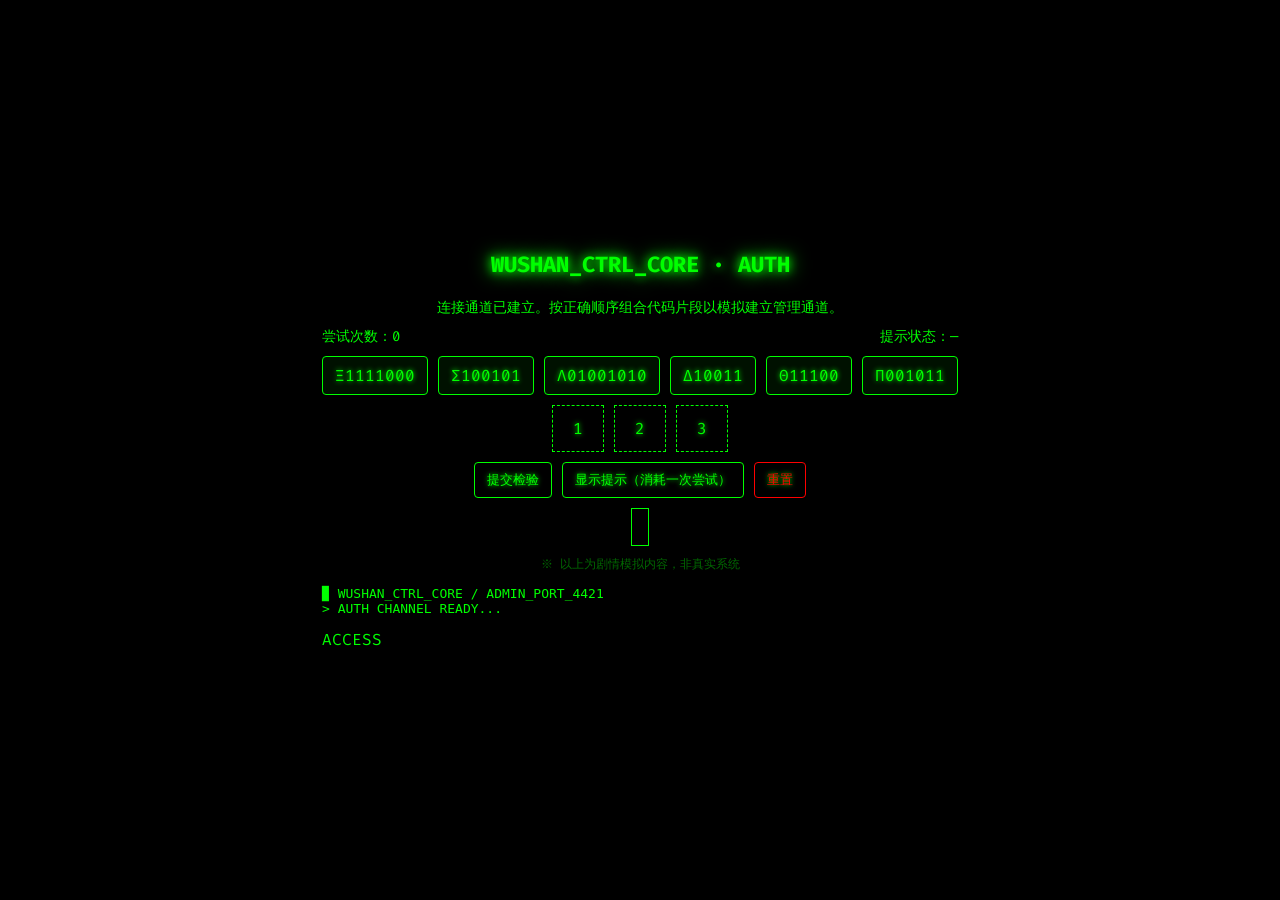
<file: game1.html>
<!doctype html>
<html lang="zh-CN">
<head>
  <meta charset="utf-8" />
  <meta name="viewport" content="width=device-width, initial-scale=1" />
  <title>WUSHAN — 入侵</title>
  <link rel="stylesheet" href="game1.css">
  <link href="https://fonts.googleapis.com/css2?family=Fira+Code:wght@400;500;700&display=swap" rel="stylesheet">

</head>
<body>
  <main class="game-root">
    <div class="hack-panel">
      <!-- 左侧操作面板 -->
      <div class="hp-left">
        <h2 class="hp-title">WUSHAN_CTRL_CORE · AUTH</h2>
        <p class="hp-sub">连接通道已建立。按正确顺序组合代码片段以模拟建立管理通道。</p>

        <div class="meta-row">
          <div>尝试次数：<span id="attemptsCount">0</span></div>
          <div>提示状态：<span id="hintState">—</span></div>
        </div>

        <div id="codePool" class="code-pool"></div>

        <div class="target-area" id="targetArea">
          <div class="slot" data-slot="0">1</div>
          <div class="slot" data-slot="1">2</div>
          <div class="slot" data-slot="2">3</div>
        </div>

        <div class="controls">
          <button id="btnCheck" class="btn">提交检验</button>
          <button id="btnHint" class="btn ghost">显示提示（消耗一次尝试）</button>
          <button id="btnReset" class="btn alt">重置</button>
        </div>

        <div class="hint-box" id="hintBox"></div>
        <div class="small-note">※ 以上为剧情模拟内容，非真实系统</div>
      </div>

      <!-- 右侧终端显示 -->
      <div class="hp-right">
        <div class="terminal" id="terminal">
          <pre id="termOut">▉ WUSHAN_CTRL_CORE / ADMIN_PORT_4421
> AUTH CHANNEL READY...</pre>
        </div>

        <div class="breach-area hidden" id="breachArea">
          <div class="breach-msg" id="breachMsg">ACCESS</div>
        </div>
      </div>
    </div>
  </main>

  <script src="game1.js"></script>
</body>
</html>
</file>
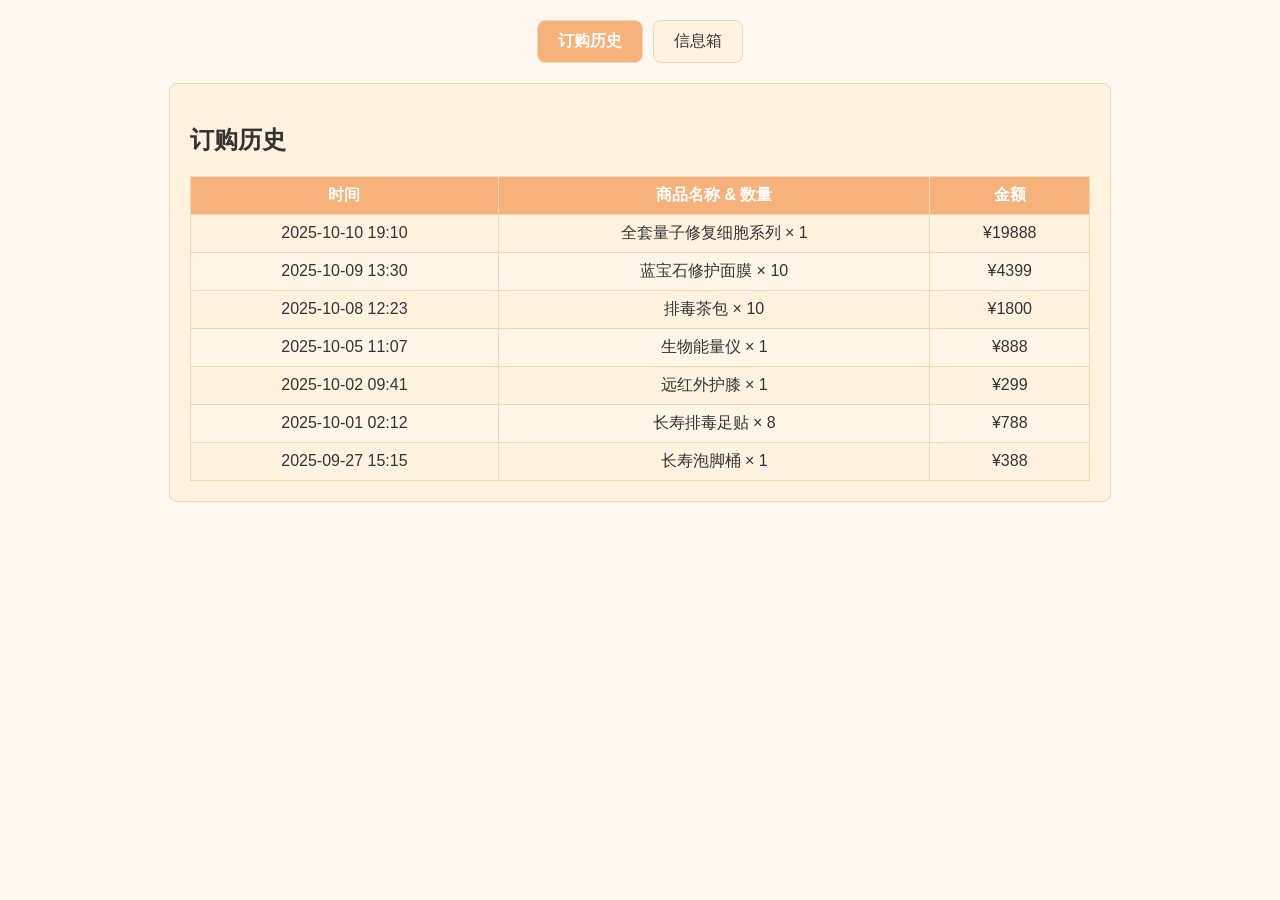
<file: junjunnainai.html>
<!DOCTYPE html>
<html lang="zh-CN">
<head>
  <link rel="stylesheet" href="junjunnainaistyle.css">
  <meta charset="UTF-8" />
  <meta name="viewport" content="width=device-width, initial-scale=1.0" />
  <title>客户页面</title>

</head>
<body>
  <div class="tabs">
    <div class="tab active" data-target="page1">订购历史</div>
    <div class="tab" data-target="page2">信息箱</div>
  </div>

  <div id="page1" class="content active">
    <h2>订购历史</h2>
   <table class="order-list">
    <thead>
      <tr>
        <th class="time">时间</th>
        <th class="product">商品名称 & 数量</th>
        <th class="price">金额</th>
      </tr>
    </thead>
    <tbody>
      <tr>
        <td class="time">2025-10-10 19:10</td>
        <td class="product">全套量子修复细胞系列 × 1</td>
        <td class="price">¥19888</td>
      </tr>
      <tr>
        <td class="time">2025-10-09 13:30</td>
        <td class="product">蓝宝石修护面膜 × 10</td>
        <td class="price">¥4399</td>
      </tr>
      <tr>
        <td class="time">2025-10-08 12:23</td>
        <td class="product">排毒茶包 × 10</td>
        <td class="price">¥1800</td>
      </tr>
        <tr>
        <td class="time">2025-10-05 11:07</td>
        <td class="product">生物能量仪 × 1</td>
        <td class="price">¥888</td>
      </tr>
        <tr>
        <td class="time">2025-10-02 09:41</td>
        <td class="product">远红外护膝 × 1</td>
        <td class="price">¥299</td>
      </tr>
        <tr>
        <td class="time">2025-10-01 02:12</td>
        <td class="product">长寿排毒足贴 × 8</td>
        <td class="price">¥788</td>
      </tr>
        <tr>
        <td class="time">2025-09-27 15:15</td>
        <td class="product">长寿泡脚桶 × 1</td>
        <td class="price">¥388</td>
      </tr>
    </tbody>
  </table>
</div>

  <div id="page2" class="content">
    <h2>信息箱</h2>
<div class="menu">
  <button onclick="openReal()">豪华VIP游邀请函</button>
  <button onclick="fakeOption()">促销周报_251003</button>
  <button onclick="fakeOption()">促销周报_250926</button>
  <button onclick="fakeOption()">促销周报_250919</button>
</div>

<div id="content-area" style="margin-top:20px; padding:10px; border:1px solid #ccc;"></div>

<script>
function openReal() {
  const area = document.getElementById("content-area");

  // 先写 HTML 内容（按钮先加 id）
  area.innerHTML = `
    <h3>豪华VIP游邀请函</h3>
    <p>我们为尊贵的VIP宾客精心设计了三条特色路线、四个灵活时间段。</p>
    <p>根据您的体质情况，我们特别为您推荐【雾山三天两晚】行程。此路线以柔和阴养为主，能更好地调理您的身体，同时也有助于孩子的身心滋养。</p>
    <p>具体行程请联系您的专属导游田女士，联系电话：1238278641</p>
    <p>以及项目主管余先生，联系电话：1287683511</p>
    <p>我们郑重承诺全程无任何额外收费，所有额外体验与伴手礼均可使用您的积分兑换。我们唯一的心愿是让您身心健康、延年益寿，并将这份福泽传递给家人！</p>
 <div>
  <span>附件本周促销周报：</span>
  <span class="download-link">促销周报_251010（第十四期周报）</span>
</div>
</div>

  `;

  // 然后用 JS 给按钮绑定点击事件
  const downloadBtn = document.getElementById("download-btn");
  downloadBtn.addEventListener("click", downloadPDF);
}



function fakeOption() {
  alert("已阅。");
}
</script>

  <script>
    const tabs = document.querySelectorAll('.tab');
    const contents = document.querySelectorAll('.content');

    tabs.forEach(tab => {
      tab.addEventListener('click', () => {
        // 去掉所有激活状态
        tabs.forEach(t => t.classList.remove('active'));
        contents.forEach(c => c.classList.remove('active'));

        // 激活当前选项
        tab.classList.add('active');
        document.getElementById(tab.dataset.target).classList.add('active');
      });
    });
  </script>
</body>
</html>
</file>
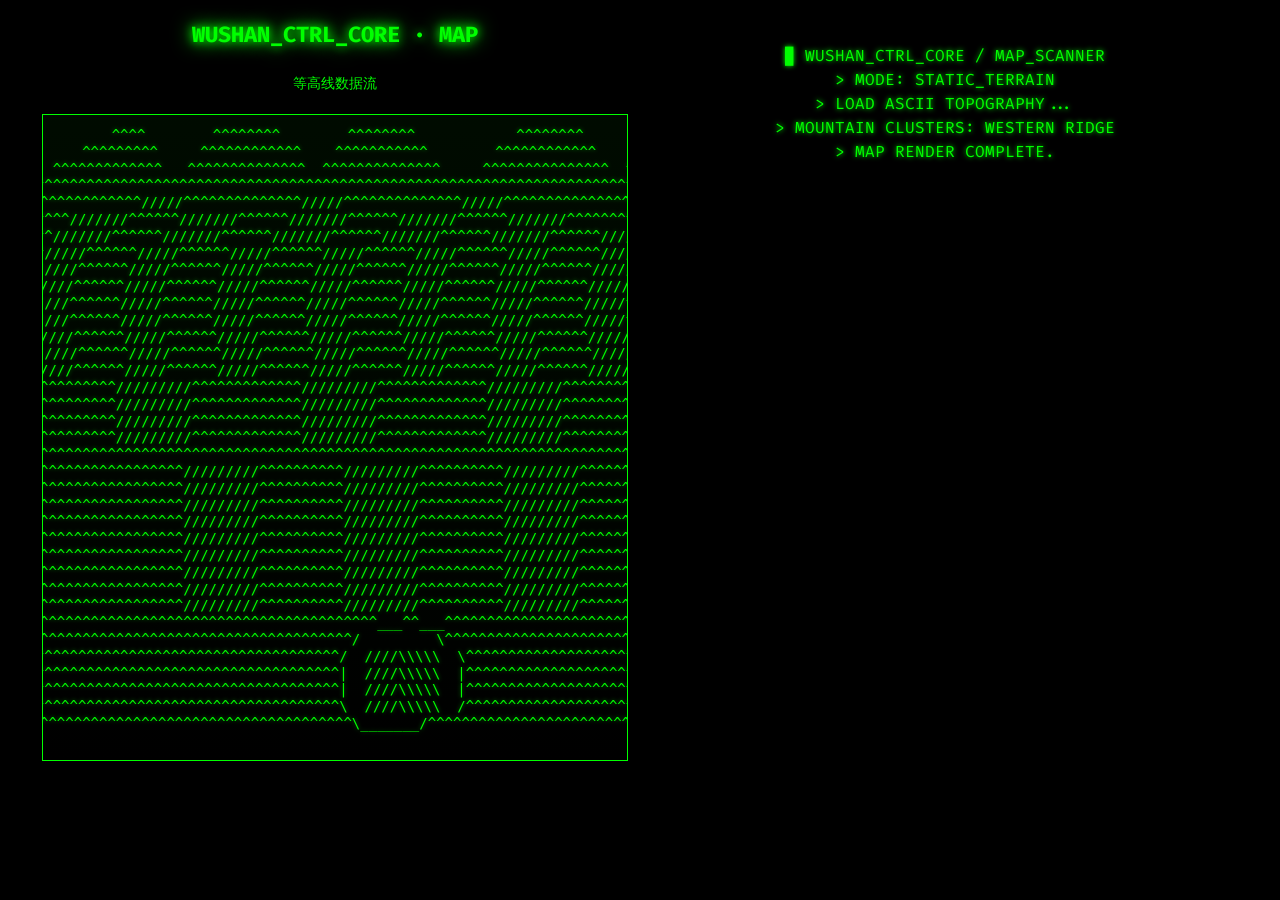
<file: map.html>
<!DOCTYPE html>
<html lang="zh-CN">
<head>
  <meta charset="UTF-8">
  <meta name="viewport" content="width=device-width, initial-scale=1">
  <title>WUSHAN — 地形</title>
  <link rel="stylesheet" href="map.css">
  <link href="https://fonts.googleapis.com/css2?family=Fira+Code:wght@400;500;700&display=swap" rel="stylesheet">

</head>
<body>
  <main class="game-root">

    <div class="hp-left">
      <h2 class="hp-title">WUSHAN_CTRL_CORE · MAP</h2>
      <p class="hp-sub">等高线数据流</p>

      <div class="map-wrap">
        <pre id="mapCanvas" class="map-canvas">
                ^^^^        ^^^^^^^^        ^^^^^^^^            ^^^^^^^^         ^^^^
             ^^^^^^^^^     ^^^^^^^^^^^^    ^^^^^^^^^^^        ^^^^^^^^^^^^     ^^^^^^^
          ^^^^^^^^^^^^^   ^^^^^^^^^^^^^^  ^^^^^^^^^^^^^^     ^^^^^^^^^^^^^^^  ^^^^^^^^^
        ^^^^^^^^^^^^^^^^^^^^^^^^^^^^^^^^^^^^^^^^^^^^^^^^^^^^^^^^^^^^^^^^^^^^^^^^^^^^^^^
      ^^^^^^^^^^^^^^^/////^^^^^^^^^^^^^^/////^^^^^^^^^^^^^^/////^^^^^^^^^^^^^^^^^^^^^^^^
     ^^^^^^^^///////^^^^^^///////^^^^^^///////^^^^^^///////^^^^^^///////^^^^^^^^^^^^^^^^^
    ^^^^^^^///////^^^^^^///////^^^^^^///////^^^^^^///////^^^^^^///////^^^^^^///////^^^^^^
   ^^^^^^/////^^^^^^/////^^^^^^/////^^^^^^/////^^^^^^/////^^^^^^/////^^^^^^/////^^^^^^^
  ^^^^^/////^^^^^^/////^^^^^^/////^^^^^^/////^^^^^^/////^^^^^^/////^^^^^^/////^^^^^^^
 ^^^^^/////^^^^^^/////^^^^^^/////^^^^^^/////^^^^^^/////^^^^^^/////^^^^^^/////^^^^^^^
^^^^^/////^^^^^^/////^^^^^^/////^^^^^^/////^^^^^^/////^^^^^^/////^^^^^^/////^^^^^^^
^^^^/////^^^^^^/////^^^^^^/////^^^^^^/////^^^^^^/////^^^^^^/////^^^^^^/////^^^^^^
^^^/////^^^^^^/////^^^^^^/////^^^^^^/////^^^^^^/////^^^^^^/////^^^^^^/////^^^^
^^/////^^^^^^/////^^^^^^/////^^^^^^/////^^^^^^/////^^^^^^/////^^^^^^/////^^
^/////^^^^^^/////^^^^^^/////^^^^^^/////^^^^^^/////^^^^^^/////^^^^^^/////^^
^^^^^^^^^^^^^^^/////////^^^^^^^^^^^^^/////////^^^^^^^^^^^^^/////////^^^^^^^^^^^^^^
^^^^^^^^^^^^^^^/////////^^^^^^^^^^^^^/////////^^^^^^^^^^^^^/////////^^^^^^^^^^^^^^
^^^^^^^^^^^^^^^/////////^^^^^^^^^^^^^/////////^^^^^^^^^^^^^/////////^^^^^^^^^^^^^^
^^^^^^^^^^^^^^^/////////^^^^^^^^^^^^^/////////^^^^^^^^^^^^^/////////^^^^^^^^^^^^^^
^^^^^^^^^^^^^^^^^^^^^^^^^^^^^^^^^^^^^^^^^^^^^^^^^^^^^^^^^^^^^^^^^^^^^^^^^^^^
^^^^^^^^^^^^^^^^^^^^^^^/////////^^^^^^^^^^/////////^^^^^^^^^^/////////^^^^^^^^^^^^
^^^^^^^^^^^^^^^^^^^^^^^/////////^^^^^^^^^^/////////^^^^^^^^^^/////////^^^^^^^^^^^^
^^^^^^^^^^^^^^^^^^^^^^^/////////^^^^^^^^^^/////////^^^^^^^^^^/////////^^^^^^^^^^^^
^^^^^^^^^^^^^^^^^^^^^^^/////////^^^^^^^^^^/////////^^^^^^^^^^/////////^^^^^^^^^^^^
^^^^^^^^^^^^^^^^^^^^^^^/////////^^^^^^^^^^/////////^^^^^^^^^^/////////^^^^^^^^^^^^
^^^^^^^^^^^^^^^^^^^^^^^/////////^^^^^^^^^^/////////^^^^^^^^^^/////////^^^^^^^^^^^^
^^^^^^^^^^^^^^^^^^^^^^^/////////^^^^^^^^^^/////////^^^^^^^^^^/////////^^^^^^^^^^^^
^^^^^^^^^^^^^^^^^^^^^^^/////////^^^^^^^^^^/////////^^^^^^^^^^/////////^^^^^^^^^^^^
^^^^^^^^^^^^^^^^^^^^^^^/////////^^^^^^^^^^/////////^^^^^^^^^^/////////^^^^^^^^^^^^
^^^^^^^^^^^^^^^^^^^^^^^^^^^^^^^^^^^^^^^^^^^^^^___^^___^^^^^^^^^^^^^^^^^^^^^^^^^^^^
^^^^^^^^^^^^^^^^^^^^^^^^^^^^^^^^^^^^^^^^^^^/         \^^^^^^^^^^^^^^^^^^^^^^^^^^^^
^^^^^^^^^^^^^^^^^^^^^^^^^^^^^^^^^^^^^^^^^^/  ////\\\\\  \^^^^^^^^^^^^^^^^^^^^^^^^^^
^^^^^^^^^^^^^^^^^^^^^^^^^^^^^^^^^^^^^^^^^^|  ////\\\\\  |^^^^^^^^^^^^^^^^^^^^^^^^^^
^^^^^^^^^^^^^^^^^^^^^^^^^^^^^^^^^^^^^^^^^^|  ////\\\\\  |^^^^^^^^^^^^^^^^^^^^^^^^^^
^^^^^^^^^^^^^^^^^^^^^^^^^^^^^^^^^^^^^^^^^^\  ////\\\\\  /^^^^^^^^^^^^^^^^^^^^^^^^^^
^^^^^^^^^^^^^^^^^^^^^^^^^^^^^^^^^^^^^^^^^^^\_______/^^^^^^^^^^^^^^^^^^^^^^^^^^^^^^
        </pre>
      </div>
 </div>

   <div class="hp-right">
      <div class="terminal" id="termOut">
▉ WUSHAN_CTRL_CORE / MAP_SCANNER
> MODE: STATIC_TERRAIN
> LOAD ASCII TOPOGRAPHY...
> MOUNTAIN CLUSTERS: WESTERN RIDGE
> MAP RENDER COMPLETE.
      </div>
    </div>

    

<div id="qteModal" class="modal">
  <div id="modalContent"></div>  <!-- 必须有这个，JS 写入文字用 -->
  <div id="keyContainer">
    <input type="text" id="keyInput" placeholder="密钥">
    <button id="keySubmit">提交</button>
  </div>
</div>


  <script src="script.js"></script>
</body>
</html>
</file>
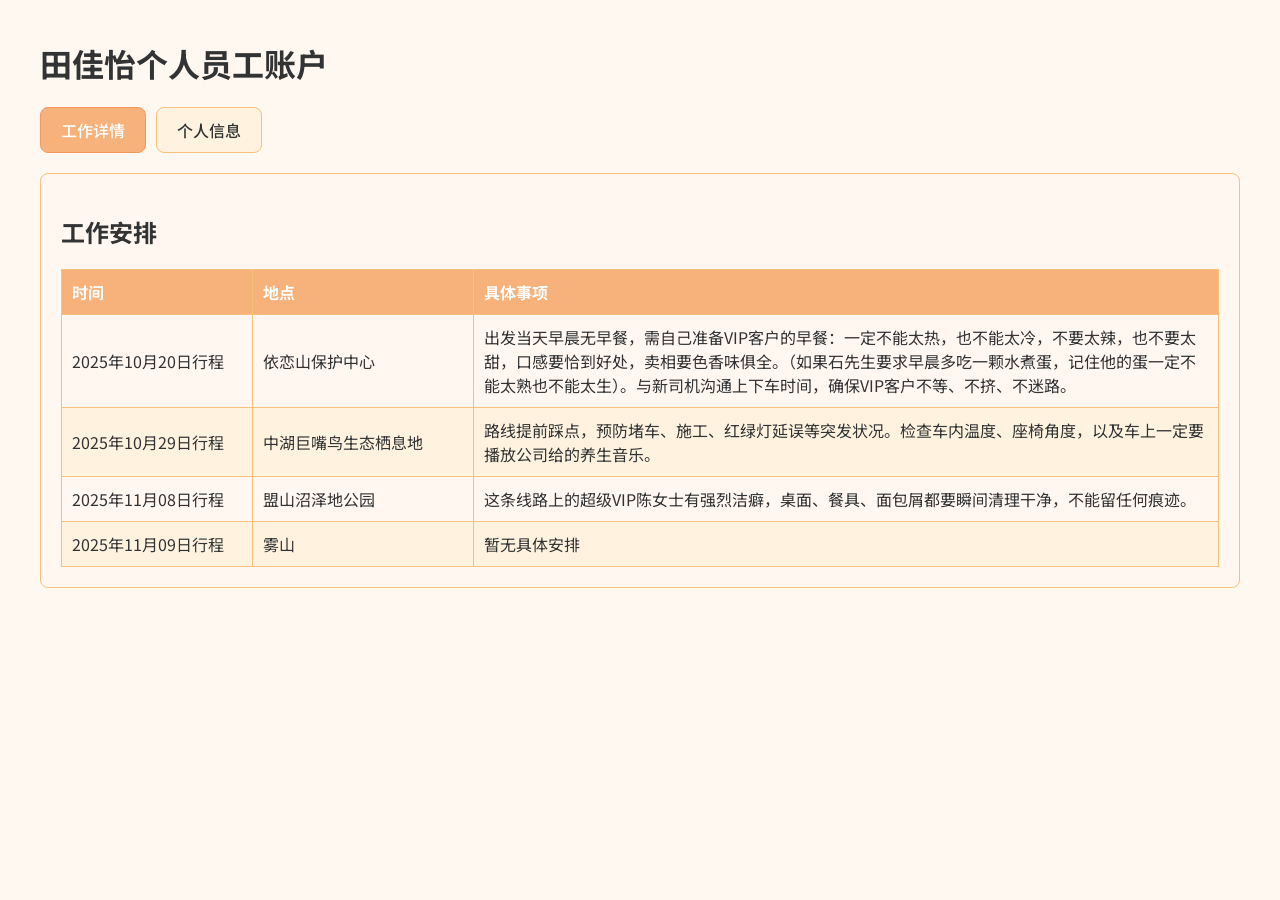
<file: stafftian.html>
<!DOCTYPE html>
<html lang="zh-CN">
<head>
  <meta charset="UTF-8">
  <meta name="viewport" content="width=device-width, initial-scale=1.0">
  <title>员工页面</title>
  <link rel="stylesheet" href="stafftianstyle.css">
  <link href="https://fonts.googleapis.com/css2?family=Noto+Sans+SC:wght@400;500;700&display=swap" rel="stylesheet">

</head>
<body>
   <h1 class="page-title">田佳怡个人员工账户</h1>
  <div class="tabs">
    <div class="tab active" data-target="page1">工作详情</div>
    <div class="tab" data-target="page2">个人信息</div>
  </div>

  <div id="page1" class="content active">
    <h2>工作安排</h2>
    <table class="order-list">
      <thead>
        <tr>
          <th class="time">时间</th>
          <th class="location">地点</th>
          <th class="what">具体事项</th>
        </tr>
      </thead>
      <tbody>
        <tr>
          <td class="time">2025年10月20日行程</td>
          <td class="location">依恋山保护中心</td>
          <td class="what">出发当天早晨无早餐，需自己准备VIP客户的早餐：一定不能太热，也不能太冷，不要太辣，也不要太甜，口感要恰到好处，卖相要色香味俱全。（如果石先生要求早晨多吃一颗水煮蛋，记住他的蛋一定不能太熟也不能太生）。与新司机沟通上下车时间，确保VIP客户不等、不挤、不迷路。</td>
        </tr>
        <tr>
          <td class="time">2025年10月29日行程</td>
          <td class="location">中湖巨嘴鸟生态栖息地</td>
          <td class="what">路线提前踩点，预防堵车、施工、红绿灯延误等突发状况。检查车内温度、座椅角度，以及车上一定要播放公司给的养生音乐。</td>
        </tr>
        <tr>
          <td class="time">2025年11月08日行程</td>
          <td class="location">盟山沼泽地公园</td>
          <td class="what">这条线路上的超级VIP陈女士有强烈洁癖，桌面、餐具、面包屑都要瞬间清理干净，不能留任何痕迹。</td>
        </tr>
        <tr>
          <td class="time">2025年11月09日行程</td>
          <td class="location">雾山</td>
          <td class="what">暂无具体安排</td>
        </tr>
      </tbody>
    </table>
  </div>

  <div id="page2" class="content">
    <h2>个人信息</h2>
    <p>姓名：田佳怡</p>
    <p>出生年份：1998年</p>
    <p>学历：XXXX大学2024级毕业生</p>
    <p>专业：旅游管理</p>

    <h2>工作经验</h2>
    <ul>
      <li>2021年至今，担任全职导游</li>
      <li>熟悉多条热门旅游线路及VIP定制行程</li>
      <li>擅长应对突发状况和客户投诉</li>
    </ul>

    <h2>技能特长</h2>
    <ul>
      <li>景区讲解、行程规划、酒店和交通协调</li>
      <li>优秀的沟通能力与多任务处理能力</li>
    </ul>

   <h2>简历查看</h2>
<p><a href="cv.html" target="_blank" class="download-link">小田简历</a></p>

  <script>
    const tabs = document.querySelectorAll('.tab');
    const contents = document.querySelectorAll('.content');

    tabs.forEach(tab => {
      tab.addEventListener('click', () => {
        tabs.forEach(t => t.classList.remove('active'));
        tab.classList.add('active');

        const target = tab.getAttribute('data-target');
        contents.forEach(c => c.classList.remove('active'));
        document.getElementById(target).classList.add('active');
      });
    });
  </script>
</body>
</html>
</file>
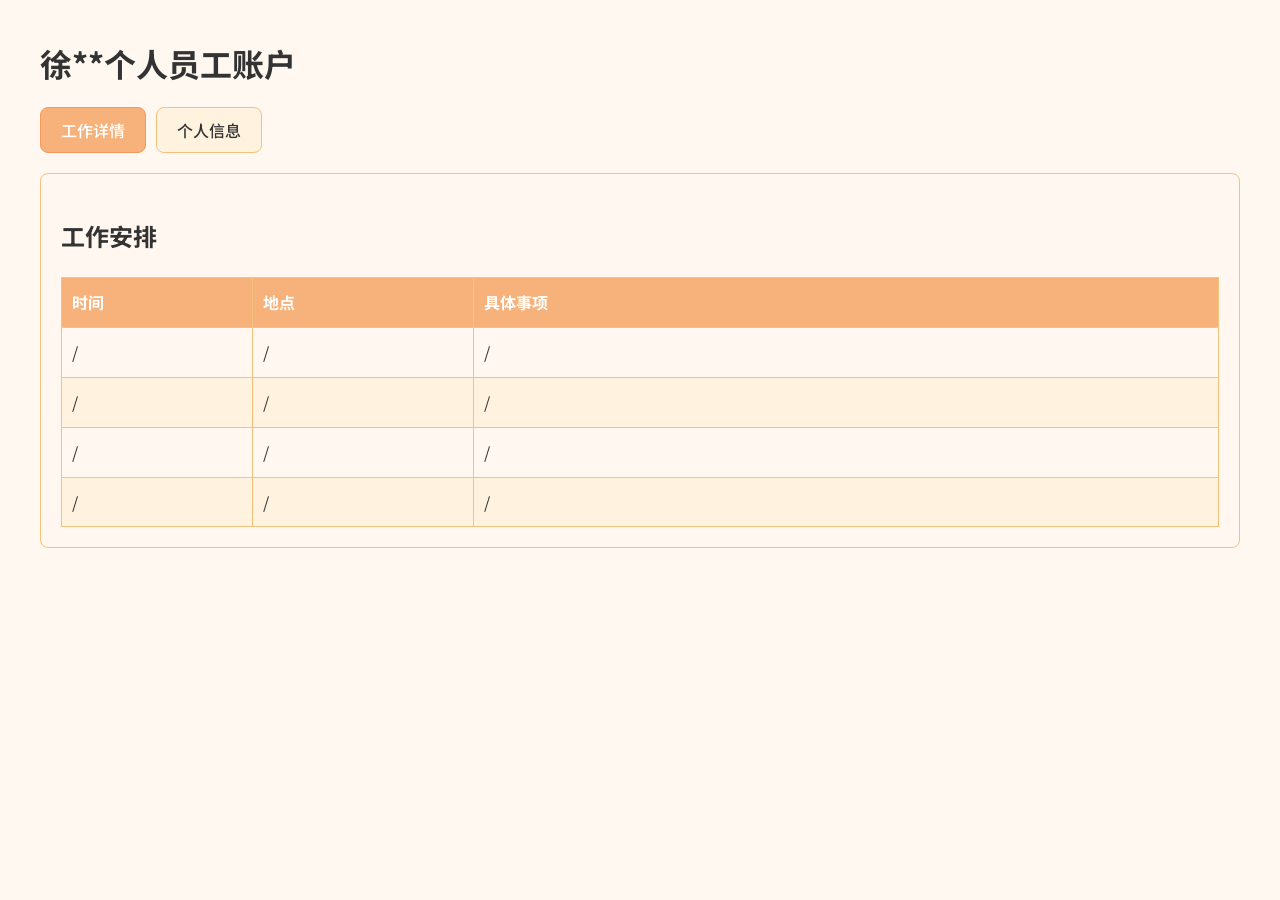
<file: staffxu.html>
<!DOCTYPE html>
<html lang="en">
<head>
  <meta charset="UTF-8">
  <meta name="viewport" content="width=device-width, initial-scale=1.0">
  <title>员工页面</title>
  <link rel="stylesheet" href="staffxustyle.css">
  <link href="https://fonts.googleapis.com/css2?family=Noto+Sans+SC:wght@400;500;700&display=swap" rel="stylesheet">

 
</head>
<body>
     <h1 class="page-title">徐**个人员工账户</h1>
  <div class="tabs">
    <div class="tab active" data-target="page1">工作详情</div>
    <div class="tab" data-target="page2">个人信息</div>
  </div>

  <div id="page1" class="content active">
    <h2>工作安排</h2>
  <table class="order-list">
    <thead>
      <tr>
          <th class="time">时间</th>
          <th class="location">地点</th>
          <th class="what">具体事项</th>
      </tr>
    </thead>
    <tbody>
      <tr>
        <td class="time">/</td>
        <td class="location">/</td>
        <td class="what">/</td>
      </tr>
      <tr>
        <td class="time">/</td>
        <td class="location">/</td>
        <td class="what">/</td>
      </tr>
      <tr>
        <td class="time">/</td>
        <td class="location">/</td>
        <td class="what">/</td>
      </tr>
        <tr>
        <td class="time">/</td>
        <td class="location">/</td>
        <td class="what">/</td>
      </tr>
      
    </tbody>
  </table>
  </div>

<div id="page2" class="content hidden-text">
    <h2>个人信息内容</h2>

    我是小徐。<br>
    这段话，是我让我的朋友通过黑进公司网站后，偷偷留下的自述。<br><br>

    来到这家公司时，我以为自己只是去做客服。没想到最后竟被安排去做前台，还给我挂了个“健康顾问”的头衔。<br>
    可笑的是我自己一点也不健康，也不懂什么健康知识。<br>
    所谓“健康顾问”，不过是个幌子。我们真正的工作，就是骗那些买保健品的老人。<br><br>

    公司用的那一套，你肯定在直播间见过：<br>
    “买五个不够？那就再加五个！不行？那我自己掏钱给家人们再加一点！”<br>
    这种所谓的“感恩加码”套路，加上各种“高科技健康产品”的噱头，<br>
    再利用老人们为自己、为子孙后代积福的心理，公司就这样牢牢地抓住了老人的心理。<br>
    这一切让我恶心透了！<br><br>

    更糟的是，余胜宇总是对我动手动脚。我早就想走，可公司根本不放人。<br>
    既然走不了，那我就要搞点事情。<br><br>

    我先是偷到了幕后老板王翔的邮箱密码。<br>
    他防得挺严的，但我豁出去了……多的不说了，那串乱码我记得很清楚：<b>xnx!jhebg_cnjshbc</b>。<br><br>

    后来，公司组织了一场所谓的“豪华VIP雾山游”。<br>
    我趁机利用职务之便，混进了行程打算搜集证据，揭发这家黑心公司。<br>
    可我没想到他们的秘密远不止骗人卖保健品那么简单。<br><br>

    那次行程，我亲眼看到了……一些像是邪教祭祀的东西。<br>
    太邪性了！我到现在都不敢细想，我怕被盯上。<br>
    不仅是公司里的人，还有他们供奉的……不知名的东西。<br><br>

    我自己的安全岌岌可危。<br><br>

    如果你看到了这段话，拜托，请帮我完成我未完成的事。<br>
    <b>揭穿他们。<br>
    救救那些老人。</b>
</div>


  <script>
    const tabs = document.querySelectorAll('.tab');
    const contents = document.querySelectorAll('.content');

    tabs.forEach(tab => {
      tab.addEventListener('click', () => {
        // 切换 tab 样式
        tabs.forEach(t => t.classList.remove('active'));
        tab.classList.add('active');

        // 切换内容显示
        const target = tab.getAttribute('data-target');
        contents.forEach(c => c.classList.remove('active'));
        document.getElementById(target).classList.add('active');
      });
    });
  </script>
</body>
</html>
</file>
<file: baoyahealthstyle.css>
/* ===========================================
   Google Fonts 加载
   =========================================== */
@import url('https://fonts.googleapis.com/css2?family=Noto+Sans+SC:wght@400;500;700;800&family=Noto+Serif+SC:wght@400;600;700&display=swap');

/* ===========================================
   页面整体风格
   =========================================== */
body {
  margin: 0;
  padding: 0;
  font-family: "Noto Sans SC", "Noto Serif SC", sans-serif;
  background: #fff8f0; /* 温暖淡红橘色背景 */
  color: #333;
  line-height: 1.8;
}

/* ===========================================
   Banner 大图/头部
   =========================================== */
.banner {
  width: 100%;
  padding: 60px 20px;
  background: linear-gradient(135deg, #c94b35, #f7b27b); /* 红-橙渐变 */
  color: #fff;
  text-align: center;
  box-shadow: 0 4px 15px rgba(0,0,0,0.2);
}

.banner h1 {
  margin: 0;
  font-size: 4rem;
  font-weight: 800;
  font-family: "Noto Serif SC", "Noto Sans SC", serif;
  text-shadow: 2px 2px 5px rgba(0,0,0,0.3);
}

.banner p {
  margin: 10px 0 0;
  font-size: 1.5rem;
  font-style: italic;
  text-shadow: 1px 1px 3px rgba(0,0,0,0.2);
}

/* ===========================================
   页面正文段落
   =========================================== */
p {
  max-width: 800px;
  margin: 16px auto;
  padding: 0 20px;
  font-size: 1rem;
}

/* ===========================================
   登录模块
   =========================================== */
.login-box {
  width: 360px;
  padding: 25px;
  margin: 40px auto;
  border: 1px solid #f2d7b5;
  border-radius: 12px;
  text-align: center;
  background-color: #fff3e0;
  box-shadow: 0 6px 18px rgba(0,0,0,0.1);
  transition: transform 0.3s ease;
}

.login-box:hover {
  transform: translateY(-3px);
}

.login-box h2 {
  margin-bottom: 20px;
  color: #d16a4c;
  font-weight: 600;
}

.login-box input {
  display: block;
  width: 90%;
  margin: 12px auto;
  padding: 10px;
  border: 1px solid #f2d7b5;
  border-radius: 6px;
  transition: all 0.2s ease;
  font-family: "Noto Sans SC", sans-serif;
}

.login-box input:hover,
.login-box input:focus {
  border-color: #f7b27b;
  box-shadow: 0 0 8px rgba(247,178,123,0.5);
  outline: none;
}

.login-box button {
  width: 55%;
  padding: 10px 0;
  background-color: #f7b27b;
  border: none;
  border-radius: 6px;
  color: #fff;
  font-weight: 600;
  cursor: pointer;
  transition: background-color 0.25s ease, transform 0.2s ease;
  margin-top: 12px;
  font-family: "Noto Sans SC", sans-serif;
}

.login-box button:hover {
  background-color: #f5985e;
  transform: translateY(-2px);
}

/* ===========================================
   切换入口文字
   =========================================== */
#switch {
  display: block;
  margin-top: 12px;
  color: #d16a4c;
  cursor: pointer;
  text-decoration: underline;
  font-size: 0.9rem;
  text-align: center;
}

#switch:hover {
  color: #f5985e;
}

/* ===========================================
   密码提示问号
   =========================================== */
.password-wrapper {
  position: relative;
  display: inline-flex;
  align-items: center;
}

.tooltip {
  display: inline-block;
  margin-left: 5px;
  color: #d16a4c;
  font-weight: normal;
  cursor: pointer;
  border: 1px solid #d16a4c;
  border-radius: 50%;
  width: 18px;
  height: 18px;
  line-height: 18px;
  text-align: center;
  font-size: 11px;
  user-select: none;
  position: relative;
}

.tooltiptext {
  visibility: hidden;
  min-width: 160px;
  max-width: 240px;
  background-color: #333;
  color: #fff;
  text-align: center;
  border-radius: 6px;
  padding: 6px 10px;
  position: absolute;
  z-index: 10;
  top: 28px; /* ✅ 下移一点，避免贴太近 */
  left: 50%;
  transform: translateX(-50%);
  font-size: 11px;
  white-space: normal;
  opacity: 0;
  transition: opacity 0.2s;
}

/* 点击激活时显示 */
.tooltip.active .tooltiptext {
  visibility: visible;
  opacity: 1;
}

/* ===========================================
   卡片/服务展示风格
   =========================================== */
.card-container {
  display: flex;
  flex-wrap: wrap;
  justify-content: center;
  margin: 40px 20px;
  gap: 30px;
}

.card {
  background-color: #fff3e0;
  width: 250px;
  border-radius: 12px;
  box-shadow: 0 6px 15px rgba(0,0,0,0.1);
  overflow: hidden;
  transition: transform 0.3s ease, box-shadow 0.3s ease;
}

.card:hover {
  transform: translateY(-5px);
  box-shadow: 0 12px 25px rgba(0,0,0,0.2);
}

.card img {
  width: 100%;
  display: block;
}

.card-content {
  padding: 20px;
  text-align: center;
}

.card-content h3 {
  margin: 10px 0;
  color: #d16a4c;
  font-weight: 600;
}

.card-content p {
  font-size: 0.95rem;
  color: #555;
}

.card-content button {
  margin-top: 12px;
  padding: 10px 18px;
  background-color: #f7b27b;
  border: none;
  border-radius: 8px;
  color: #fff;
  font-weight: 600;
  cursor: pointer;
  transition: background-color 0.3s ease, transform 0.2s ease;
}

.card-content button:hover {
  background-color: #f5985e;
  transform: translateY(-2px);
}

/* ===========================================
   页脚
   =========================================== */
.footer {
  width: 100%;
  padding: 30px 20px;
  background-color: #f7b27b;
  color: #fff;
  text-align: center;
  font-size: 0.95rem;
}
</file>
<file: blog.css>
/* ===== 全局样式 ===== */
* {
  box-sizing: border-box;
  margin: 0;
  padding: 0;
}

body {
  font-family: 'Noto Sans SC', sans-serif;
  background: linear-gradient(135deg, #d0f0c0 0%, #a0d080 100%);
  color: #2a3b2d;
  line-height: 1.6;
}

/* ===== 页头 ===== */
header {
  text-align: center;
  padding: 40px 20px;
  background: rgba(34, 77, 34, 0.15);
  backdrop-filter: blur(4px);
}

header h1 {
  font-size: 2.4em;
  color: #1f3b1f;
  margin-bottom: 8px;
}

header .subtitle {
  font-size: 1em;
  color: #3b5d3b;
}

/* ===== 主内容区 ===== */
.container {
  max-width: 800px;
  margin: 40px auto;
  padding: 0 20px;
}

/* ===== 文章样式 ===== */
article {
  background: rgba(255, 255, 255, 0.85);
  border-left: 6px solid #4caf50;
  border-radius: 10px;
  padding: 20px 25px;
  margin-bottom: 25px;
  box-shadow: 0 6px 20px rgba(0, 0, 0, 0.08);
  transition: transform 0.2s ease, box-shadow 0.2s ease;
}

article:hover {
  transform: translateY(-4px);
  box-shadow: 0 10px 30px rgba(0, 0, 0, 0.12);
}

article h3 {
  font-size: 1.3em;
  margin-bottom: 10px;
  color: #2e662e;
}

article p {
  font-size: 1em;
  color: #3b4f3b;
}

/* ===== 响应式 ===== */
@media (max-width: 600px) {
  header h1 {
    font-size: 1.8em;
  }

  article {
    padding: 15px 20px;
  }

  article h3 {
    font-size: 1.1em;
  }
}
</file>
<file: choice.css>
/* ===== 引用全局风格 ===== */
@import url('https://fonts.googleapis.com/css2?family=Fira+Code:wght@400;500;700&display=swap');

:root {
  --green: #00ff00;
  --green-dim: #0f0;
  --red: #ff0000;
  --bg: #000;
  --panel-w: 560px;
  --font-mono: 'Fira Code', monospace;
}

/* ===== 整体布局 ===== */
body {
  margin: 0;
  font-family: var(--font-mono);
  background-color: var(--bg);
  color: var(--green);
  display: flex;
  justify-content: center;
  align-items: center;
  height: 100vh;
}

/* ===== 主面板 ===== */
.main-panel {
  display: flex;
  flex-direction: column;
  align-items: center;
  text-align: center;
  width: var(--panel-w);
  border: 1px solid var(--green-dim);
  padding: 40px;
  background: linear-gradient(180deg, rgba(0,32,0,0.5), rgba(0,0,0,0.9));
  box-shadow: 0 0 15px rgba(0,255,0,0.3);
  border-radius: 12px;
}

/* ===== 标题样式 ===== */
.title {
  font-size: 22px;
  margin-bottom: 12px;
  color: var(--green);
  text-shadow: 0 0 10px #0f0, 0 0 20px #0f0;
}

.subtitle {
  font-size: 14px;
  margin-bottom: 40px;
  color: var(--green-dim);
  line-height: 1.5;
}

/* ===== 按钮样式 ===== */
.option-btn {
  width: 100%;
  background-color: #002200;
  border: 1px solid var(--green);
  color: var(--green);
  font-family: var(--font-mono);
  font-size: 16px;
  padding: 14px;
  margin: 10px 0;
  cursor: pointer;
  border-radius: 6px;
  transition: all 0.3s;
  text-shadow: 0 0 5px var(--green);
}

.option-btn:hover {
  background-color: #004400;
  box-shadow: 0 0 15px var(--green);
  transform: scale(1.03);
}

.option-btn:active {
  background-color: #001100;
  box-shadow: 0 0 10px #0f0 inset;
}

/* ===== 终端输出框 ===== */
.terminal-output {
  margin-top: 40px;
  width: 100%;
  height: 140px;
  background-color: rgba(0, 0, 0, 0.8);
  border: 1px solid var(--green-dim);
  padding: 12px;
  font-size: 14px;
  line-height: 1.4;
  white-space: pre-wrap;
  text-align: left;
  overflow-y: auto;
  text-shadow: 0 0 5px rgba(0,255,0,0.6);
}
</file>
<file: choice1.css>
/* ====== 全局 ====== */
body {
  margin: 0;
 font-family: 'Noto Serif SC', 'Noto Sans SC', serif;
  background: linear-gradient(
    180deg,
    #050a18 0%,      /* 顶部深蓝黑 */
    #0a1430 40%,     /* 中段蓝灰 */
    #1e2a50 100%     /* 底部深海蓝 */
  );
  color: #c3d4ff;
  overflow-x: hidden;
}

/* ====== 内容外层 ====== */
.story-wrapper {
  min-height: 100vh;
  display: flex;
  justify-content: center;
  align-items: flex-start;
  padding: 60px 0 120px;
}

/* ====== 主要文本卡片 ====== */
.story-container {
  width: 90%;
  max-width: 800px;
  background: rgba(10, 15, 30, 0.8);
  border: 1px solid rgba(120, 160, 255, 0.3);
  box-shadow:
    0 0 25px rgba(0, 40, 100, 0.4),
    0 0 80px rgba(0, 80, 200, 0.25);
  border-radius: 10px;
  padding: 60px;
  backdrop-filter: blur(6px);
}

/* ====== 标题 ====== */
.story-content h1 {
  text-align: center;
  color: #8fb4ff;
  font-size: 26px;
  margin-bottom: 30px;
  text-shadow:
    0 0 15px rgba(100,150,255,0.5),
    0 0 25px rgba(150,200,255,0.4);
}

/* ====== 正文 ====== */
.story-content p {
  font-size: 17px;
  line-height: 1.9;
  color: #cfd9ff;
  text-align: justify;
  text-shadow: 0 0 6px rgba(90,120,255,0.2);
}


.fade-text.show {
  opacity: 1;
}
</file>
<file: choice2.css>
/* ====== 全局 ====== */
body {
  margin: 0;
 font-family: 'Noto Serif SC', 'Noto Sans SC', serif;
  background: linear-gradient(
    180deg,
    #b08fa5 0%,     /* 顶部：夜色粉紫灰 */
    #dba9be 25%,    /* 破晓粉 */
    #f6d8e5 65%,    /* 晨光粉白 */
    #fff4f8 100%    /* 最亮：黎明光 */
  );
  color: #4d3c46;
}

/* ====== 内容外层 ====== */
.story-wrapper {
  min-height: 100vh;
  display: flex;
  justify-content: center;
  align-items: flex-start;
  padding: 60px 0 160px;
}

/* ====== 主要文本卡片 ====== */
.story-container {
  width: 90%;
  max-width: 800px;
  background: rgba(255, 250, 255, 0.82);
  border: 1px solid #e7cfe1;
  box-shadow:
    0 0 30px rgba(255, 180, 220, 0.35),
    0 0 80px rgba(255, 200, 240, 0.25);
  border-radius: 14px;
  padding: 60px 60px 80px;
  backdrop-filter: blur(10px);
}

/* ====== 标题 ====== */
.story-content h1 {
  text-align: center;
  color: #a84b7b;
  font-size: 26px;
  margin-bottom: 25px;
  text-shadow:
    0 0 15px rgba(200,100,150,0.5),
    0 0 25px rgba(255,180,210,0.4);
}

/* ====== 正文 ====== */
.story-content p {
  font-size: 17px;
  line-height: 1.9;
  color: #5c4c58;
  text-align: justify;
  text-shadow: 0 0 6px rgba(200, 150, 180, 0.1);
}

/* ====== “……了吗？” 淡入 ====== */
.fade-text {
  text-align: center;
  margin-top: 120px;
  font-size: 20px;
  color: #a84b7b;
  opacity: 0;
  transition: opacity 2s ease;
  text-shadow: 0 0 10px rgba(255,150,200,0.4);
}
.fade-text.show {
  opacity: 1;
}

/* ====== 白幕淡入 ====== */
.fade-screen {
  position: fixed;
  inset: 0;
  background: #fffafc;
  opacity: 0;
  pointer-events: none;
  transition: opacity 3s ease;
  z-index: 10;
}
.fade-screen.show {
  opacity: 1;
}

/* ====== 最终感谢文字 ====== */
.final-thanks {
  position: fixed;
  inset: 0;
  display: flex;
  flex-direction: column;
  justify-content: center;
  align-items: center;
  font-size: 24px;
  color: #6a5160 !important;  /* 强制深灰紫 */
  text-shadow: 0 0 12px rgba(150,120,140,0.5);
  opacity: 0;
  z-index: 9999;   /* 确保在最上层 */
  line-height: 2;
  transition: opacity 3s ease, transform 3s ease;
  transform: translateY(10px);
}

.final-thanks.show {
  opacity: 1;
  transform: translateY(0);
}
</file>
<file: cv.css>
body {
  font-family: 'Noto Sans SC', sans-serif;
  background-color: #fdfdfd;
  color: #333;
  margin: 0;
  padding: 0;
}

.resume-container {
  max-width: 800px;
  margin: 40px auto;
  padding: 30px 40px;
  background-color: #fff;
  border-radius: 10px;
  box-shadow: 0 6px 20px rgba(0,0,0,0.1);
}

h1 {
  text-align: center;
  font-size: 2.5em;
  color: #2e662e;
  margin-bottom: 5px;
}

.contact, .address {
  text-align: center;
  font-size: 1em;
  color: #555;
  margin-bottom: 20px;
}

h2 {
  color: #4caf50;
  border-bottom: 2px solid #4caf50;
  padding-bottom: 5px;
  margin-top: 25px;
  margin-bottom: 10px;
}

p, li {
  font-size: 1em;
  line-height: 1.6;
  margin-bottom: 10px;
}

ul {
  margin-left: 20px;
}

li {
  list-style-type: disc;
}

/* ===== 博客链接按钮 ===== */
.blog-link {
  color: #4caf50; /* 与简历绿色统一 */
  font-weight: bold; /* 加粗 */
  text-decoration: none; /* 去掉下划线 */
}

.blog-link:hover {
  text-decoration: underline; /* 悬停时显示下划线提示可点击 */
}
</file>
<file: emailstyle.css>
/* 页面整体样式 */
body {
  margin: 0;
  padding: 0;
 font-family: "Noto Sans SC", "Noto Serif SC", sans-serif;
  background: linear-gradient(180deg, #eaf3ff, #d8e9ff); /* 淡蓝背景 */
  min-height: 100vh;
  display: flex;
  justify-content: center;
  align-items: flex-start;
  padding-top: 40px;
  position: relative; /* 为右下角按钮定位 */
}

/* 外层信封样式 */
.mail-wrapper {
  background: #ffffff;
  width: 680px;
  border-radius: 10px;
  box-shadow: 0 6px 20px rgba(0, 0, 0, 0.1);
  overflow: hidden;
  border: 1px solid #d0e2ff;
  position: relative;
  z-index: 1;
}

/* 顶部标题栏 */
header {
  background: #f4f8ff;
  border-bottom: 1px solid #c9dcff;
  padding: 20px 30px;
}

header h1 {
  margin: 0;
  color: #2a63c2;
  font-size: 1.6rem;
}

header h2 {
  margin: 8px 0 4px;
  color: #3a3a3a;
  font-weight: normal;
  font-size: 1rem;
}

header h3 {
  margin: 4px 0 0;
  color: #5a75a6;
  font-weight: 500;
  font-size: 1rem;
}

/* 邮件正文区域 */
.mail-content {
  padding: 28px 40px;
  line-height: 1.9;
  color: #222;
  font-size: 1.05rem;
}

.mail-content p {
  margin: 14px 0;
}

/* 链接样式 */
.mail-content a {
  color: #2a63c2;
  text-decoration: none;
  font-weight: 500;
}

.mail-content a:hover {
  text-decoration: underline;
}

/* 签名部分 */
.signature {
  margin-top: 28px;
  text-align: right;
  color: #444;
  font-weight: 500;
}

/* 右下角登录邮箱按钮 */
.login-tab {
  position: fixed;
  bottom: 20px;
  right: 20px;
  background-color: #2a63c2;
  color: #fff;
  padding: 12px 22px;
  border-radius: 8px 8px 8px 8px; /* 或简写成 8px */
  font-weight: 600;
  cursor: pointer;
  text-decoration: none;
  box-shadow: 0 4px 12px rgba(0,0,0,0.15);
  transition: all 0.3s ease;
  z-index: 1000;
}

.login-tab:hover {
  background-color: #1f4aa3;
  transform: translateY(-2px);
}

/* 响应式 */
@media (max-width: 500px) {
  .mail-wrapper {
    width: calc(100% - 40px);
  }
  .mail-content {
    padding: 20px;
  }
  .login-tab {
    padding: 10px 18px;
    font-size: 0.9rem;
  }
}
</file>
<file: emailboxstyle.css>
/* 页面整体背景 */
body {
  margin: 0;
  padding: 0;
  font-family: "Noto Sans SC", "Noto Serif SC", sans-serif;

  background: linear-gradient(180deg, #eaf3ff, #d8e9ff);
  min-height: 100vh;
  display: flex;
  justify-content: center;
  align-items: center;
}

/* 登录容器 */
.login-container {
  display: flex;
  width: 800px;
  max-width: 90%;
  background: #fff;
  border-radius: 12px;
  box-shadow: 0 10px 25px rgba(0,0,0,0.15);
  overflow: hidden;
}

/* 左侧品牌区 */
.brand-side {
  flex: 1.5;
  background: linear-gradient(180deg, #cce0ff, #99c2ff);
  color: #fff;
  padding: 50px 30px;
  display: flex;
  flex-direction: column;
  justify-content: center;
  align-items: flex-start;
}

.brand-side h1 {
  margin: 0 0 20px 0;
  font-size: 2.5rem;
}

.brand-side p {
  font-size: 1.2rem;
}

/* 右侧登录框 */
.login-side {
  flex: 1.5;
  padding: 50px 40px;
  display: flex;
  flex-direction: column;
  justify-content: center;
}

.login-side h2 {
  margin-bottom: 30px;
  color: #2a63c2;
  font-size: 1.8rem;
}

/* 表单样式 */
.login-side form {
  display: flex;
  flex-direction: column;
}

.login-side label {
  margin-bottom: 6px;
  font-weight: 500;
  color: #333;
}

.login-side input {
  padding: 12px 14px;
  margin-bottom: 20px;
  border: 1px solid #c9dcff;
  border-radius: 8px;
  font-size: 1rem;
  outline: none;
  transition: all 0.3s ease;
}

.login-side input:focus {
  border-color: #2a63c2;
  box-shadow: 0 0 6px rgba(42, 99, 194, 0.3);
}

.login-side button {
  padding: 12px;
  border: none;
  border-radius: 8px;
  background-color: #2a63c2;
  color: #fff;
  font-weight: 600;
  font-size: 1rem;
  cursor: pointer;
  transition: all 0.3s ease;
}

.login-side button:hover {
  background-color: #1f4aa3;
}

/* 提示链接 */
.tips {
  margin-top: 15px;
  font-size: 0.9rem;
  color: #666;
}

.tips a {
  color: #2a63c2;
  text-decoration: none;
}

.tips a:hover {
  text-decoration: underline;
}

/* 响应式 */
@media (max-width: 700px) {
  .login-container {
    flex-direction: column;
    width: 90%;
  }

  .brand-side, .login-side {
    flex: 1;
    padding: 30px 20px;
  }

  .brand-side h1 {
    font-size: 2rem;
  }

  .login-side h2 {
    font-size: 1.5rem;
  }
}
</file>
<file: emailwangbaoya.css>
/* 页面整体样式 */
body {
  margin: 0;
  padding: 0;
  font-family: "Noto Sans SC", "Noto Serif SC", sans-serif;
  background: linear-gradient(180deg, #eaf3ff, #d8e9ff); /* 淡蓝背景 */
  min-height: 100vh;
  display: flex;
  justify-content: center;
  align-items: flex-start;
  padding-top: 40px;
  position: relative; /* 为右下角按钮定位 */
}

/* 外层信封样式 */
.mail-wrapper {
  background: #ffffff;
  width: 680px;
  border-radius: 10px;
  box-shadow: 0 6px 20px rgba(0, 0, 0, 0.1);
  overflow: hidden;
  border: 1px solid #d0e2ff;
  position: relative;
  z-index: 1;
}

/* 顶部标题栏 */
header {
  background: #f4f8ff;
  border-bottom: 1px solid #c9dcff;
  padding: 20px 30px;
}

header h1 {
  margin: 0;
  color: #2a63c2;
  font-size: 1.6rem;
}

header h2 {
  margin: 8px 0 4px;
  color: #3a3a3a;
  font-weight: normal;
  font-size: 1rem;
}

header h3 {
  margin: 4px 0 0;
  color: #5a75a6;
  font-weight: 500;
  font-size: 1rem;
}

/* 邮件正文区域 */
.mail-content {
  padding: 28px 40px;
  line-height: 1.9;
  color: #222;
  font-size: 1.05rem;
}

.mail-content p {
  margin: 14px 0;
}

/* 邮件头信息 */
.mail-header p {
  margin: 4px 0;
}

/* 回复嵌套样式 */
.reply {
  margin-left: 20px;
  padding-left: 15px;
  border-left: 3px solid #c9dcff;
  margin-top: 10px;
}

/* 发件人名字样式 */
.mail-body strong {
  color: #2a63c2;
}

/* 链接样式 */
.mail-content a {
  color: #2a63c2;
  text-decoration: none;
  font-weight: 500;
}

.mail-content a:hover {
  text-decoration: underline;
}

/* 签名部分 */
.signature {
  margin-top: 28px;
  text-align: right;
  color: #444;
  font-weight: 500;
}

/* 右下角登录邮箱按钮 */
.login-tab {
  position: fixed;
  bottom: 20px;
  right: 20px;
  background-color: #2a63c2;
  color: #fff;
  padding: 12px 22px;
  border-radius: 8px; 
  font-weight: 600;
  cursor: pointer;
  text-decoration: none;
  box-shadow: 0 4px 12px rgba(0,0,0,0.15);
  transition: all 0.3s ease;
  z-index: 1000;
}

.login-tab:hover {
  background-color: #1f4aa3;
  transform: translateY(-2px);
}

/* 响应式 */
@media (max-width: 500px) {
  .mail-wrapper {
    width: calc(100% - 40px);
  }
  .mail-content {
    padding: 20px;
  }
  .login-tab {
    padding: 10px 18px;
    font-size: 0.9rem;
  }
}

/* 增加底部空间 */
.mail-wrapper {
  margin: 40px auto 80px auto; /* 上40px，底部80px，留出足够空间 */
}

/* 可选：增加邮件内容底部内间距 */
.mail-content {
  padding: 28px 40px 40px 40px; /* 底部额外空间 */
}
</file>
<file: game1.css>
/* ===== 整体布局 ===== */
body {
  margin: 0;
font-family: 'Fira Code', monospace;

  background-color: #000;
  color: #00ff00;
  display: flex;
  justify-content: center;
  align-items: center;
  height: 100vh;
  overflow: hidden;
}

.game-root {
  display: flex;
  justify-content: center;
  align-items: flex-start;
  width: 100%;
  gap: 50px;
}

/* ===== 左侧面板 ===== */
.hp-left {
  display: flex;
  flex-direction: column;
  align-items: center;  /* 左侧内容居中 */
  justify-content: flex-start;
}

.hp-title {
  margin: 0 0 5px;
  font-size: 22px;
  color: #00ff00;
  text-shadow: 0 0 10px #0f0, 0 0 20px #0f0;
}

.hp-sub {
  font-size: 14px;
  margin-bottom: 10px;
  color: #0f0;
  text-align: center;
}

.meta-row {
  display: flex;
  justify-content: space-between;
  width: 100%;
  margin-bottom: 10px;
  font-size: 14px;
}

.code-pool {
  display: flex;
  gap: 10px;
  flex-wrap: wrap;
  justify-content: center; /* 居中显示 */
  margin-bottom: 10px;
}

.code-pool .code {
  background-color: #001100;
  padding: 8px 12px;
  border: 1px solid #0f0;
  border-radius: 4px;
  cursor: pointer;
  user-select: none;
  text-shadow: 0 0 5px #0f0;
  transition: 0.2s;
}

.code-pool .code:hover {
  background-color: #003300;
  box-shadow: 0 0 10px #0f0;
}

.target-area {
  display: flex;
  gap: 10px;
  justify-content: center; /* 居中显示槽位 */
  margin-bottom: 10px;
}

.slot {
  background-color: #000;
  border: 1px dashed #0f0;
  min-width: 50px;
  text-align: center;
  padding: 12px 0;
  font-size: 16px;
  text-shadow: 0 0 5px #0f0;
}

/* ===== 按钮 ===== */
.controls {
  display: flex;
  gap: 10px;
  justify-content: center; /* 居中显示按钮 */
  margin-bottom: 10px;
}

.btn {
  padding: 8px 12px;
  border: 1px solid #0f0;
  border-radius: 4px;
  background-color: transparent;
  color: #0f0;
  cursor: pointer;
  text-shadow: 0 0 5px #0f0;
  transition: 0.2s;
}

.btn:hover {
  background-color: #003300;
  box-shadow: 0 0 10px #0f0, 0 0 20px #0f0;
}

.btn.ghost {
  border: 1px solid #0f0;
  background-color: transparent;
}

.btn.alt {
  border: 1px solid #f00;
  color: #f00;
}

.hint-box {
  background-color: #000;
  padding: 8px;
  border: 1px solid #0f0;
  min-height: 20px;
  font-size: 14px;
  text-align: center;
  text-shadow: 0 0 5px #0f0;
  margin-bottom: 10px;
}

.small-note {
  font-size: 12px;
  color: #006600;
  text-align: center;
}
</file>
<file: junjunnainaistyle.css>
/* 页面整体 */
body {
font-family: "Noto Sans SC", "Noto Serif SC", sans-serif;

  background-color: #fff8f0; /* 温暖淡红橘色背景 */
  margin: 0;
  padding: 20px;
  color: #333;
}

/* 顶部标题 */
.page-title {
  text-align: center;
  font-size: 2.5rem;
  color: #c94b35;
  margin-bottom: 30px;
  text-shadow: 1px 1px 2px rgba(0,0,0,0.2);
}

/* 选项卡样式 */
.tabs {
  display: flex;
  gap: 10px;
  justify-content: center;
  margin-bottom: 20px;
}

.tab {
  padding: 10px 20px;
  border: 1px solid #f2d7b5;
  border-radius: 8px;
  cursor: pointer;
  background-color: #fff3e0;
  transition: background-color 0.3s, color 0.3s;
}

.tab.active {
  background-color: #f7b27b;
  color: #fff;
}

/* 内容区域 */
.content {
  display: none;
  border: 1px solid #f2d7b5;
  padding: 20px;
  border-radius: 8px;
  background-color: #fff3e0;
  max-width: 900px;
  margin: 0 auto 40px auto;
}

.content.active { display: block; }

/* 表格样式 */
.order-list {
  width: 100%;
  border-collapse: collapse;
}

.order-list th, .order-list td {
  border: 1px solid #f2d7b5;
  padding: 8px 12px;
  text-align: center;
}

.order-list th {
  background-color: #f7b27b;
  color: #fff;
}

.order-list tr:nth-child(even) {
  background-color: #fff6e8;
}

/* 按钮样式 */
button {
  padding: 8px 16px;
  border: none;
  border-radius: 5px;
  background-color: #f7b27b;
  color: #fff;
  cursor: pointer;
  margin-right: 10px;
  transition: background-color 0.2s ease, transform 0.2s ease;
}

button:hover {
  background-color: #f5985e;
  transform: translateY(-1px);
}

/* 内容区按钮 */
#content-area button {
  margin-top: 10px;
}

/* 内容区样式 */
#content-area {
  margin-top: 20px;
  padding: 10px;
  border: 1px solid #f2d7b5;
  border-radius: 5px;
  background-color: #fff3e0;
}

/* 选项卡整体 */
.tabs {
  display: flex;
  gap: 10px;
  justify-content: center;
  margin-bottom: 20px;
}

/* 单个 tab */
.tab {
  padding: 10px 20px;
  border: 1px solid #f2d7b5;
  border-radius: 8px;
  cursor: pointer;
  background-color: #fff3e0;   /* 默认背景淡暖色 */
  color: #333;
  transition: background-color 0.3s, color 0.3s;
}

/* 激活 tab */
.tab.active {
  background-color: #f7b27b;   /* 激活为暖橙色 */
  color: #fff;                  /* 白字 */
  font-weight: 600;
}

/* 信息箱按钮样式 */
.menu button {
  padding: 12px 24px;          /* 增大内边距 */
  font-size: 1rem;             /* 字体稍大 */
  border-radius: 6px;
  background-color: #f7b27b;   /* 暖色按钮 */
  color: #fff;
  border: none;
  cursor: pointer;
  margin-right: 10px;
  margin-bottom: 10px;         /* 多行排列间距 */
  transition: background-color 0.2s ease, transform 0.2s ease;
}

.menu button:hover {
  background-color: #f5985e;
  transform: translateY(-1px);
}

.attachment {
  display: flex;
  align-items: center;
  gap: 10px; /* 文字和按钮间距 */
  margin-top: 10px;
}

.attachment span {
  font-weight: 500;
  color: #333;
}

.download-link {
  color: #f7b27b;          /* 网站统一暖色 */
  text-decoration: underline; /* 保留下划线，可去掉加 none */
  font-weight: 500;         /* 可选，稍微加粗 */
}

.download-link:hover {
  color: #f5985e;           /* 悬停颜色变化 */
}
</file>
<file: map.css>
/* ===== 全局变量 ===== */
:root {
  --green: #00ff00;
  --green-dim: #0f0;
  --red: #ff0000;
  --bg: #000;
  --panel-w: 560px;
 --font-mono: 'Fira Code', monospace;
}

/* ===== 整体布局 ===== */
body {
  margin: 0;
  font-family: var(--font-mono);
  background-color: var(--bg);
  color: var(--green);
  display: flex;
  justify-content: center;
  align-items: flex-start;
  height: 100vh;
  overflow: hidden;
}

.game-root {
  display: flex;
  justify-content: center;
  align-items: flex-start;
  width: 100%;
  gap: 50px;
  padding: 20px;
  box-sizing: border-box;
}

/* ===== 左侧面板 ===== */
.hp-left {
  display: flex;
  flex-direction: column;
  align-items: center;
  width: var(--panel-w);
}

.hp-title {
  margin: 0 0 10px;
  font-size: 22px;
  color: var(--green);
  text-shadow: 0 0 10px #0f0, 0 0 20px #0f0;
}

.hp-sub {
  font-size: 14px;
  margin-bottom: 20px;
  color: var(--green-dim);
  text-align: center;
  line-height: 1.5;
}

/* ===== 地图容器 ===== */
.map-wrap {
  width: 100%;
  max-width: 100%;
  background: linear-gradient(180deg, rgba(0,16,0,0.7), rgba(0,0,0,0.95));
  border: 1px solid var(--green-dim);
  padding: 12px;
  display: flex;
  justify-content: center;
  align-items: center;
  overflow: auto;
}

/* ASCII 画布 */
.map-canvas {
  font-size: 14px;
  line-height: 1.2;
  color: var(--green);
  white-space: pre;
  text-align: center;
  text-shadow: 0 0 4px rgba(0,255,0,0.5);
  user-select: none;
  margin: 0 auto;
}

/* ===== Terminal 显示 ===== */
.hp-right {
  display: flex;
  justify-content: center;
  align-items: center;
  width: var(--panel-w);
}

.terminal {
  font-size: 16px;
  line-height: 1.5;
  color: var(--green);
  text-shadow: 0 0 5px var(--green);
  text-align: center;
  white-space: pre-wrap;
  pointer-events: none;
  width: 100%;
}

/* ===== 红色弹窗 / 恐怖效果 ===== */
/* ===== 弹窗基础样式 ===== */
.modal {
  position: fixed;
  top: 50%;
  left: 50%;
  transform: translate(-50%, -50%);
  background-color: #1a0000; /* 深红黑背景 */
  border: 2px solid var(--red);
  padding: 30px 40px;
  font-family: var(--font-mono);
  font-size: 18px;
  white-space: pre-wrap;
  z-index: 999;
  display: none;
  max-width: 500px;
  text-align: center;
  color: var(--red);
  border-radius: 8px;
  box-shadow:
    0 0 10px #ff0000,
    0 0 20px #ff1a1a,
    0 0 30px #ff4d4d inset,
    0 0 50px #990000 inset;
  /* 整个弹窗闪烁动画 */
  animation: pulseModal 1s infinite alternate;
}

/* 弹窗显示时，先淡入 */
.modal.show {
  display: block;
  animation: modalFadeIn 0.5s ease-out forwards, pulseModal 1s infinite alternate;
}

/* 入场淡入动画 */
@keyframes modalFadeIn {
  0% { opacity: 0; transform: translate(-50%, -48%); }
  100% { opacity: 1; transform: translate(-50%, -50%); }
}

/* 整个弹窗闪烁动画（背景 + 边框 + 文字） */
@keyframes pulseModal {
  0% {
    background-color: #1a0000;
    border-color: #ff0000;
    color: #ff0000;
    box-shadow:
      0 0 10px #ff0000,
      0 0 20px #ff1a1a,
      0 0 30px #ff4d4d inset,
      0 0 50px #990000 inset;
  }
  50% {
    background-color: #330000;
    border-color: #ff3300;
    color: #ff3300;
    box-shadow:
      0 0 20px #ff3300,
      0 0 30px #ff4d4d inset,
      0 0 50px #ff1a1a inset,
      0 0 60px #990000 inset;
  }
  100% {
    background-color: #1a0000;
    border-color: #ff0000;
    color: #ff0000;
    box-shadow:
      0 0 10px #ff0000,
      0 0 20px #ff1a1a,
      0 0 30px #ff4d4d inset,
      0 0 50px #990000 inset;
  }
}

/* modalContent 内文字居中 */
#modalContent {
  text-align: center;
  line-height: 1.6;
}

/* 输入框容器居中 */
#keyContainer {
  display: flex;
  flex-direction: column;
  align-items: center;
  margin-top: 15px;
}

/* 输入框和按钮样式 */
#keyContainer input,
#keyContainer button {
  display: block;
  margin: 8px auto;
  padding: 6px 12px;
  font-family: var(--font-mono);
  font-size: 16px;
  border: 1px solid var(--red);
  border-radius: 4px;
  background-color: #200000;
  color: var(--red);
  text-align: center;
  outline: none;
}

#keyContainer button {
  cursor: pointer;
  background-color: #300000;
  transition: 0.2s;
}

#keyContainer button:hover {
  box-shadow: 0 0 10px #f00, 0 0 20px #ff4d4d inset;
}
</file>
<file: stafftianstyle.css>
body {
  font-family: "Noto Sans SC", sans-serif;
  margin: 40px;
  background-color: #fff8f0; /* 淡暖色背景 */
  color: #333;
}


/* tabs */
.tabs {
  display: flex;
  gap: 10px;
  margin-bottom: 20px;
}

.tab {
  padding: 10px 20px;
  border-radius: 8px;
  cursor: pointer;
  background-color: #fff3e0;
  border: 1px solid #f4c27d;
  font-weight: 500;
  transition: all 0.3s ease;
}

.tab.active {
  background-color: #f7b27b;
  color: #fff;
  border-color: #f5985e;
}

/* 内容区域 */
.content {
  display: none;
  padding: 20px;
  border-radius: 8px;
  border: 1px solid #f4c27d;
  background-color: #fff7f0;
}

.content.active {
  display: block;
}

/* 表格美化 */
.order-list {
  width: 100%;
  border-collapse: collapse;
  margin-top: 10px;
}

.order-list th, .order-list td {
  border: 1px solid #f4c27d;
  padding: 10px;
  text-align: left;
}

.order-list th {
  background-color: #f7b27b;
  color: #fff;
}

.order-list tbody tr:nth-child(even) {
  background-color: #fff3e0;
}

/* 下载链接 */
.download-link {
  color: #f7b27b;
  text-decoration: underline;
  font-weight: 500;
}

.download-link:hover {
  color: #f5985e;
}

/* 调整表格列宽 */
.order-list th.time,
.order-list td.time {
  width: 170px;  /* 时间列更宽，可根据实际内容调整 */
  min-width: 120px;
}

.order-list th.location,
.order-list td.location {
  width: 200px;  /* 地点列更宽 */
  min-width: 150px;
}

.order-list th.what,
.order-list td.what {
  width: auto;  /* 具体事项列占剩余空间 */
}
</file>
<file: staffxustyle.css>
/* ===== 引入免费可商用字体 ===== */
@import url('https://fonts.googleapis.com/css2?family=Noto+Sans+SC:wght@400;500;700&display=swap');

/* 页面整体背景 */
body {
  font-family: "Noto Sans SC", sans-serif;
  margin: 40px;
  background-color: #fff8f0; /* 淡暖色背景 */
  color: #333;
}

/* tabs */
.tabs {
  display: flex;
  gap: 10px;
  margin-bottom: 20px;
}

.tab {
  padding: 10px 20px;
  border-radius: 8px;
  cursor: pointer;
  background-color: #fff3e0;
  border: 1px solid #f4c27d;
  font-weight: 500;
  transition: all 0.3s ease;
}

.tab.active {
  background-color: #f7b27b;
  color: #fff;
  border-color: #f5985e;
}

/* 内容区域 */
.content {
  display: none;
  padding: 20px;
  border-radius: 8px;
  border: 1px solid #f4c27d;
  background-color: #fff7f0;
  line-height: 1.8;
}

.content.active {
  display: block;
}

/* 表格美化 */
.order-list {
  width: 100%;
  border-collapse: collapse;
  margin-top: 10px;
}

.order-list th, .order-list td {
  border: 1px solid #f4c27d;
  padding: 10px;
  text-align: left;
}

.order-list th {
  background-color: #f7b27b;
  color: #fff;
}

.order-list tbody tr:nth-child(even) {
  background-color: #fff3e0;
}

/* 下载链接 */
.download-link {
  color: #f7b27b;
  text-decoration: underline;
  font-weight: 500;
}

.download-link:hover {
  color: #f5985e;
}

/* 调整表格列宽 */
.order-list th.time,
.order-list td.time {
  width: 170px;  /* 时间列更宽，可根据实际内容调整 */
  min-width: 120px;
}

.order-list th.location,
.order-list td.location {
  width: 200px;  /* 地点列更宽 */
  min-width: 150px;
}

.order-list th.what,
.order-list td.what {
  width: auto;  /* 具体事项列占剩余空间 */
}

/* 隐藏文本，必须选中才能看到 */
.hidden-text {
  color: #fff8f0;       /* 与背景相同，默认不可见 */
  user-select: text;    /* 允许选中 */
}

/* 标题保持可见 */
.hidden-text h2 {
  color: #f7b27b;
}

/* 选中显示颜色 */
.hidden-text::selection {
  background-color: #f7b27b; /* 选中背景 */
  color: #fff;               /* 选中文字颜色 */
}
</file>
